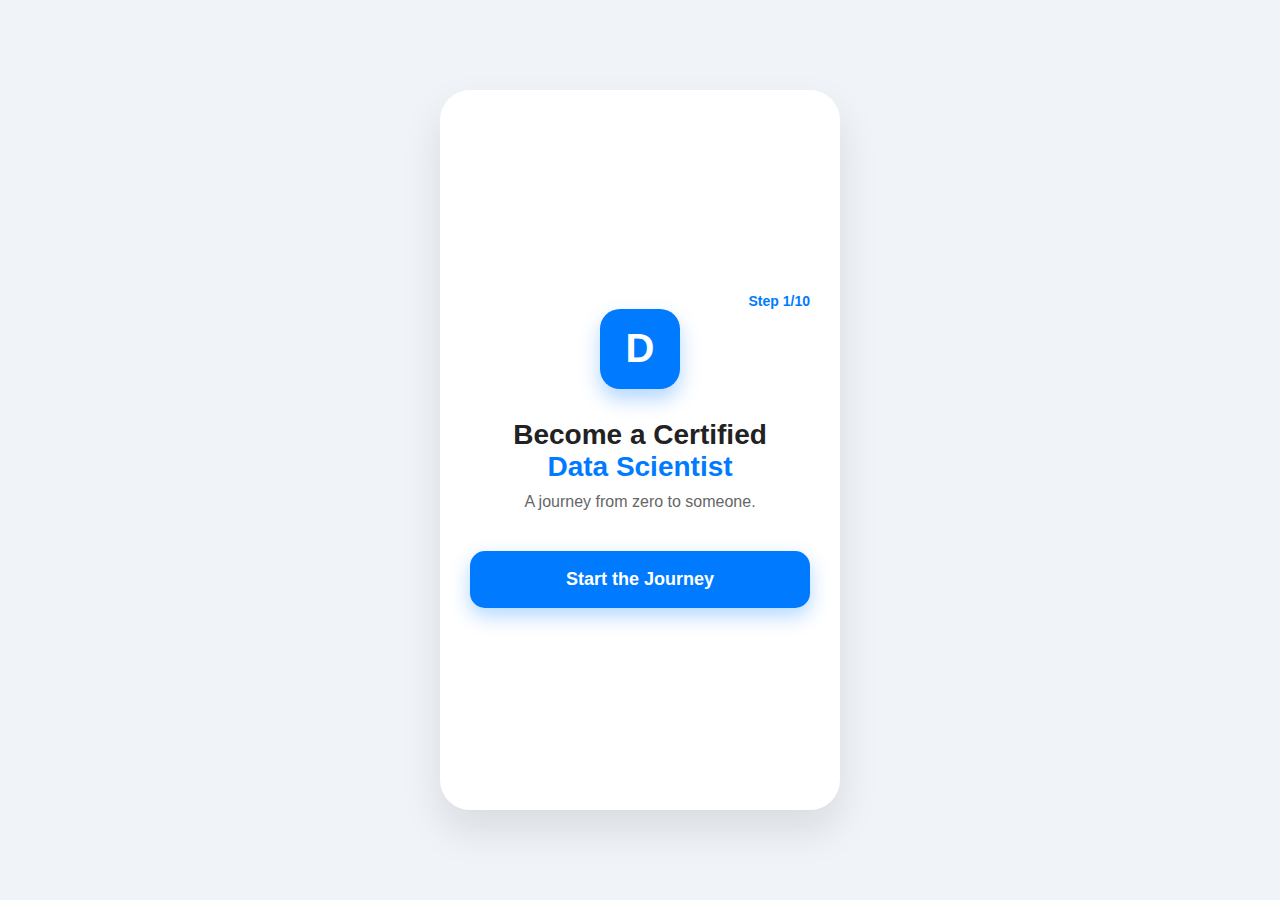
<file: index.html>
<!DOCTYPE html>
<html lang="en">
<head>
    <meta charset="UTF-8">
    <meta name="viewport" content="width=device-width, initial-scale=1.0">
    <title>Datamites Journey</title>
    <link rel="stylesheet" href="style.css">
    <style>
        /* Modern Data Icon Design */
        .data-icon {
            width: 80px;
            height: 80px;
            background: #007bff;
            border-radius: 20px;
            margin: 0 auto 30px;
            display: flex;
            align-items: center;
            justify-content: center;
            color: white;
            font-size: 40px;
            font-weight: bold;
            box-shadow: 0 10px 20px rgba(0,123,255,0.3);
            animation: bounce 2s infinite;
        }
        @keyframes bounce {
            0%, 100% { transform: translateY(0); }
            50% { transform: translateY(-10px); }
        }
        .container {
            justify-content: center; /* Center alignment for middle area */
        }
    </style>
</head>
<body>
    <div class="container">
        <div class="header-nav" style="text-align: right; color: #007bff; font-weight: bold; font-size: 14px;">
            Step 1/10
        </div>

        <div class="main-content">
            <div class="data-icon">D</div>
            
            <h1 style="font-size: 28px; color: #222; margin-bottom: 10px;">Become a Certified <br><span style="color: #007bff;">Data Scientist</span></h1>
            <p style="color: #666; font-size: 16px;">A journey from zero to someone.</p>
        </div>

        <div class="footer-action" style="margin-top: 40px;">
            <a href="name.html" class="btn" style="display: block; width: 100%; text-decoration: none; text-align: center;">Start the Journey</a>
        </div>
    </div>
</body>
</html>
</file>
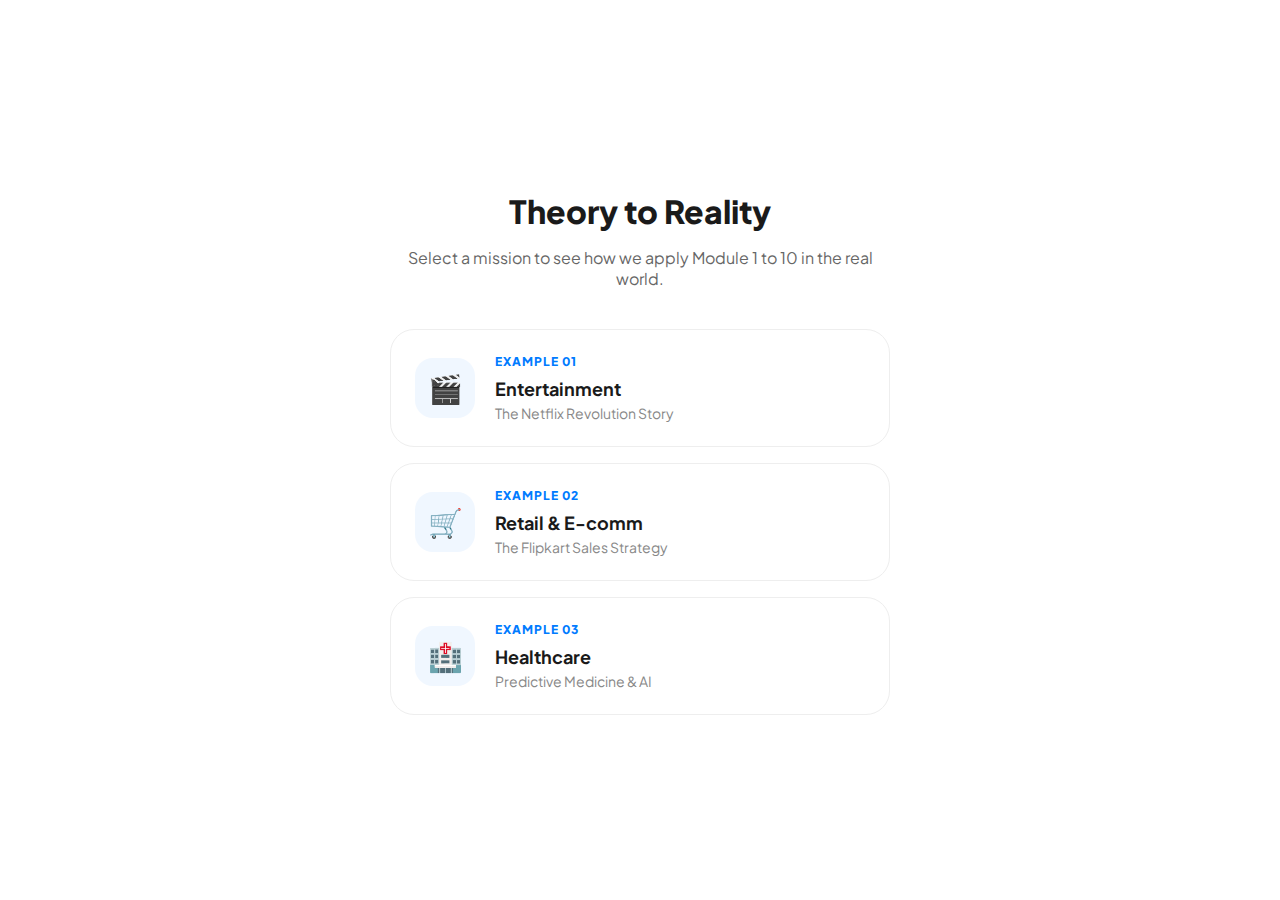
<file: example-selection.html>
<!DOCTYPE html>
<html lang="en">
<head>
    <meta charset="UTF-8">
    <meta name="viewport" content="width=device-width, initial-scale=1.0">
    <title>Select Your Mission | DataMites</title>
    <link href="https://fonts.googleapis.com/css2?family=Plus+Jakarta+Sans:wght@400;600;700;800&display=swap" rel="stylesheet">
    <style>
        :root { --blue: #007bff; --dark: #1a1a1a; --border: #eeeeee; }
        body { font-family: 'Plus Jakarta Sans', sans-serif; background: #fff; margin: 0; display: flex; align-items: center; justify-content: center; min-height: 100vh; }
        
        .container { width: 100%; max-width: 500px; padding: 20px; text-align: center; }
        h1 { font-size: 32px; font-weight: 800; margin-bottom: 10px; color: var(--dark); }
        .subtitle { color: #666; margin-bottom: 40px; font-size: 16px; }
        
        /* Mission Cards */
        .card {
            border: 1px solid var(--border);
            border-radius: 24px;
            padding: 24px;
            margin-bottom: 16px;
            display: flex;
            align-items: center;
            gap: 20px;
            cursor: pointer;
            transition: all 0.3s cubic-bezier(0.4, 0, 0.2, 1);
            text-align: left;
            background: #ffffff;
        }

        .card:hover { 
            border-color: var(--blue); 
            box-shadow: 0 20px 40px rgba(0,123,255,0.08); 
            transform: translateY(-5px); 
        }

        .icon-box { 
            font-size: 28px; 
            background: #f0f7ff; 
            min-width: 60px; 
            height: 60px; 
            display: flex; 
            align-items: center; 
            justify-content: center; 
            border-radius: 18px; 
        }

        .info h3 { margin: 0; font-size: 18px; font-weight: 700; color: var(--dark); }
        .info p { margin: 4px 0 0; font-size: 14px; color: #888; }

        /* Label for Examples */
        .ex-label {
            font-size: 12px;
            font-weight: 800;
            color: var(--blue);
            text-transform: uppercase;
            letter-spacing: 1px;
            margin-bottom: 8px;
            display: block;
        }
    </style>
</head>
<body>

<div class="container">
    <h1>Theory to Reality</h1>
    <p class="subtitle">Select a mission to see how we apply Module 1 to 10 in the real world.</p>

    <div class="card" onclick="goTo('netflix')">
        <div class="icon-box">🎬</div>
        <div class="info">
            <span class="ex-label">Example 01</span>
            <h3>Entertainment</h3>
            <p>The Netflix Revolution Story</p>
        </div>
    </div>

    <div class="card" onclick="goTo('ecommerce')">
        <div class="icon-box">🛒</div>
        <div class="info">
            <span class="ex-label">Example 02</span>
            <h3>Retail & E-comm</h3>
            <p>The Flipkart Sales Strategy</p>
        </div>
    </div>

    <div class="card" onclick="goTo('healthcare')">
        <div class="icon-box">🏥</div>
        <div class="info">
            <span class="ex-label">Example 03</span>
            <h3>Healthcare</h3>
            <p>Predictive Medicine & AI</p>
        </div>
    </div>
</div>

<script>
    /**
     * Ee function cards click madidhaga kelsa madutthe.
     * File names correct irali:
     * 1. Netflix -> examples.html
     * 2. Ecommerce -> example2.html
     * 3. Healthcare -> example3.html
     */
    function goTo(mission) {
        if(mission === 'netflix') {
            window.location.href = 'examples.html';
        } 
        else if(mission === 'ecommerce') {
            window.location.href = 'example2.html';
        } 
        else if(mission === 'healthcare') {
            window.location.href = 'example3.html';
        }
    }
</script>

</body>
</html>
</file>
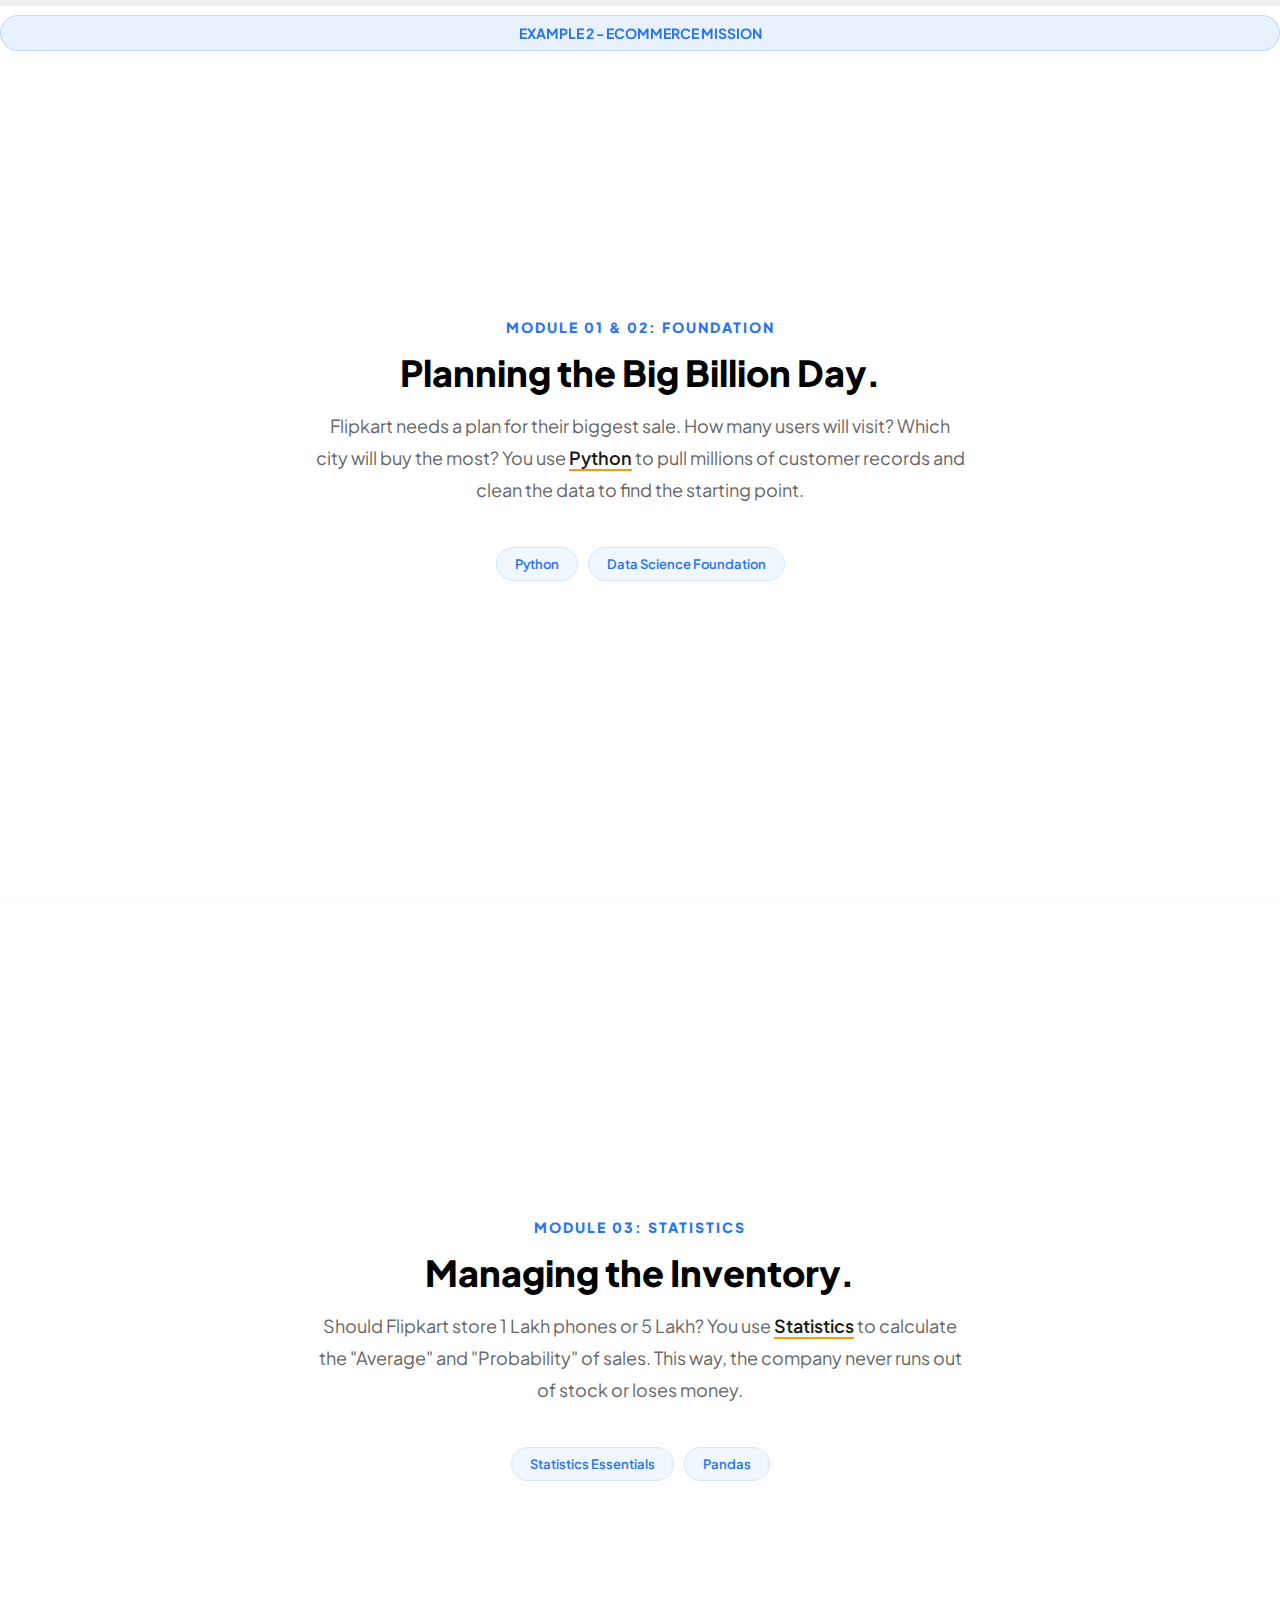
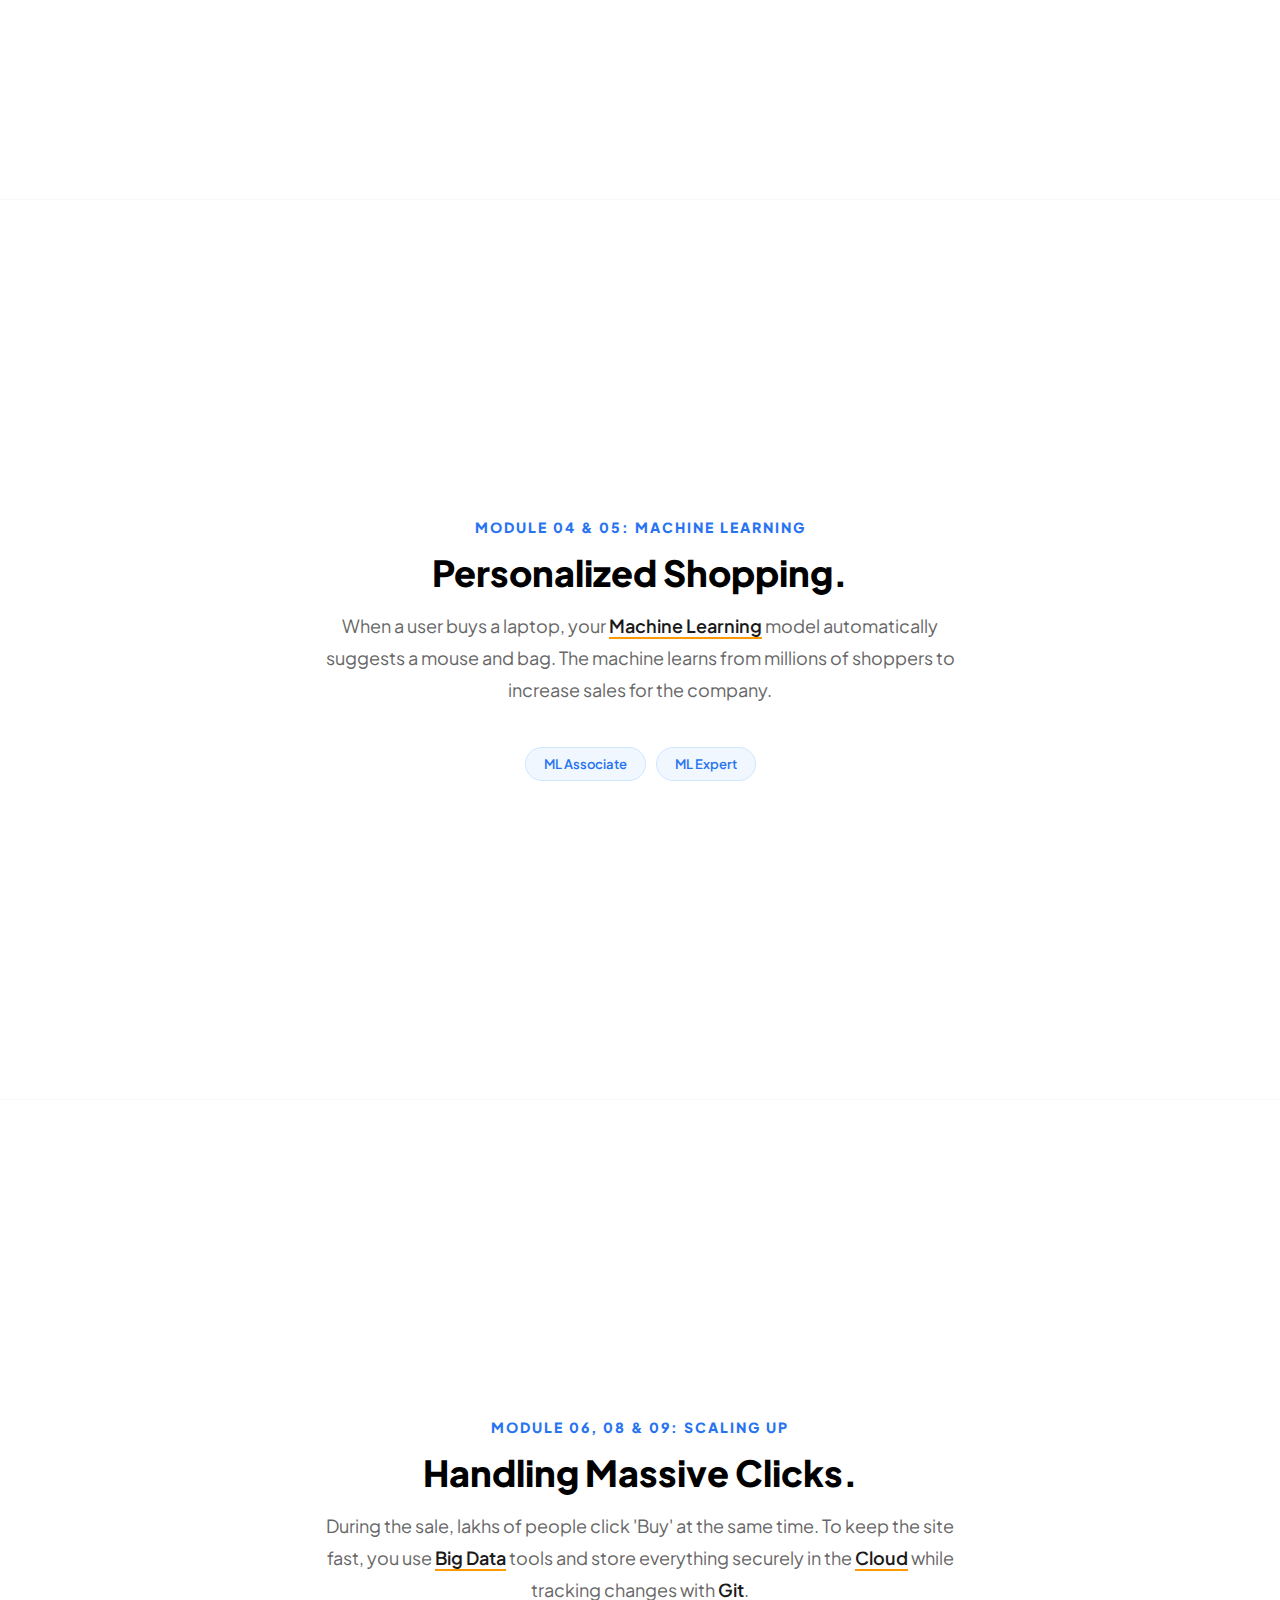
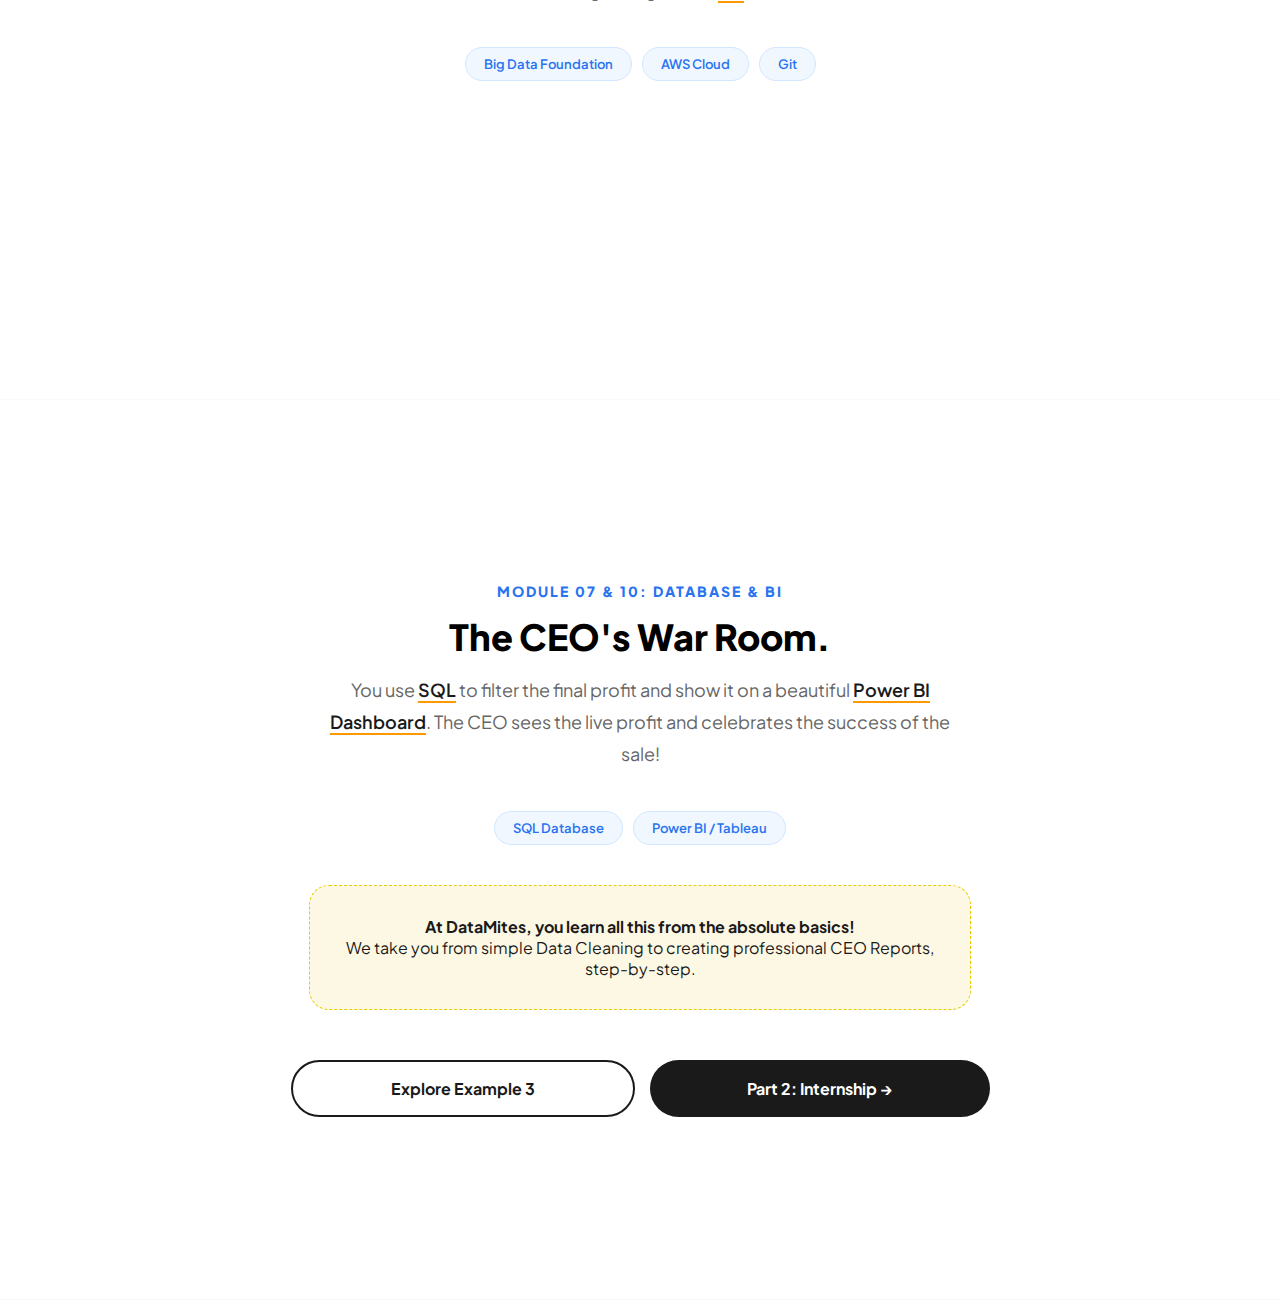
<file: example2.html>
<!DOCTYPE html>
<html lang="en">
<head>
    <meta charset="UTF-8">
    <meta name="viewport" content="width=device-width, initial-scale=1.0">
    <title>Ecommerce Mission | DataMites</title>
    <link href="https://fonts.googleapis.com/css2?family=Plus+Jakarta+Sans:wght@300;400;600;800&display=swap" rel="stylesheet">
    <style>
        :root { --blue: #2874f0; --orange: #ff9900; --dark: #1a1a1a; --gray: #666; }
        body { background: #fff; color: var(--dark); font-family: 'Plus Jakarta Sans', sans-serif; margin: 0; overflow-x: hidden; scroll-behavior: smooth; }

        .top-header { position: fixed; top: 15px; left: 0; width: 100%; text-align: center; z-index: 999; }
        .header-tag { background: rgba(40, 116, 240, 0.1); color: var(--blue); padding: 8px 20px; border-radius: 30px; font-size: 14px; font-weight: 700; text-transform: uppercase; border: 1px solid rgba(40, 116, 240, 0.2); backdrop-filter: blur(5px); }

        .progress-nav { position: fixed; top: 0; width: 100%; height: 6px; background: #eee; z-index: 1000; }
        .progress-fill { height: 100%; background: var(--blue); width: 0%; transition: 0.3s; }

        .slide { min-height: 100vh; display: flex; flex-direction: column; align-items: center; justify-content: center; padding: 80px 20px; box-sizing: border-box; text-align: center; border-bottom: 1px solid #f9f9f9; }
        .module-label { font-weight: 800; color: var(--blue); font-size: 14px; text-transform: uppercase; letter-spacing: 2px; }
        .hero-title { font-size: 36px; font-weight: 800; margin: 15px 0; line-height: 1.2; color: #000; }
        .story-box { max-width: 650px; font-size: 18px; color: var(--gray); line-height: 1.8; margin-bottom: 30px; }
        .highlight { color: var(--dark); font-weight: 600; border-bottom: 2px solid var(--orange); }

        .tools-container { display: flex; flex-wrap: wrap; justify-content: center; gap: 10px; margin-top: 10px; }
        .tool-card { background: #f0f7ff; border: 1px solid #d0e7ff; padding: 8px 18px; border-radius: 50px; font-size: 13px; font-weight: 600; color: var(--blue); }

        .action-group { display: flex; gap: 15px; margin-top: 50px; flex-direction: column; align-items: center; }
        .primary-btn { background: var(--dark); color: #fff; padding: 18px 45px; border-radius: 50px; text-decoration: none; font-weight: 700; font-size: 16px; width: 250px; text-align: center; transition: 0.3s; }
        .secondary-btn { background: transparent; color: var(--dark); border: 2px solid var(--dark); padding: 16px 45px; border-radius: 50px; text-decoration: none; font-weight: 700; font-size: 16px; width: 250px; text-align: center; transition: 0.3s; }
        
        .motivation-box { background: #fdf8e4; padding: 30px; border-radius: 20px; margin-top: 40px; max-width: 600px; border: 1px dashed #e6cc00; text-align: center; }

        @media (min-width: 600px) { .action-group { flex-direction: row; } }
    </style>
</head>
<body>

<div class="progress-nav"><div class="progress-fill" id="pBar"></div></div>
<div class="top-header"><div class="header-tag">Example 2 - Ecommerce Mission</div></div>

<section class="slide">
    <span class="module-label">Module 01 & 02: Foundation</span>
    <h1 class="hero-title">Planning the Big Billion Day.</h1>
    <div class="story-box">
        Flipkart needs a plan for their biggest sale. How many users will visit? Which city will buy the most? You use <span class="highlight">Python</span> to pull millions of customer records and clean the data to find the starting point.
    </div>
    <div class="tools-container">
        <span class="tool-card">Python</span> <span class="tool-card">Data Science Foundation</span>
    </div>
</section>

<section class="slide">
    <span class="module-label">Module 03: Statistics</span>
    <h1 class="hero-title">Managing the Inventory.</h1>
    <div class="story-box">
        Should Flipkart store 1 Lakh phones or 5 Lakh? You use <span class="highlight">Statistics</span> to calculate the "Average" and "Probability" of sales. This way, the company never runs out of stock or loses money.
    </div>
    <div class="tools-container">
        <span class="tool-card">Statistics Essentials</span> <span class="tool-card">Pandas</span>
    </div>
</section>



<section class="slide">
    <span class="module-label">Module 04 & 05: Machine Learning</span>
    <h1 class="hero-title">Personalized Shopping.</h1>
    <div class="story-box">
        When a user buys a laptop, your <span class="highlight">Machine Learning</span> model automatically suggests a mouse and bag. The machine learns from millions of shoppers to increase sales for the company.
    </div>
    <div class="tools-container">
        <span class="tool-card">ML Associate</span> <span class="tool-card">ML Expert</span>
    </div>
</section>

<section class="slide">
    <span class="module-label">Module 06, 08 & 09: Scaling Up</span>
    <h1 class="hero-title">Handling Massive Clicks.</h1>
    <div class="story-box">
        During the sale, lakhs of people click 'Buy' at the same time. To keep the site fast, you use <span class="highlight">Big Data</span> tools and store everything securely in the <span class="highlight">Cloud</span> while tracking changes with <span class="highlight">Git</span>.
    </div>
    <div class="tools-container">
        <span class="tool-card">Big Data Foundation</span> <span class="tool-card">AWS Cloud</span> <span class="tool-card">Git</span>
    </div>
</section>

<section class="slide">
    <span class="module-label">Module 07 & 10: Database & BI</span>
    <h1 class="hero-title">The CEO's War Room.</h1>
    <div class="story-box">
        You use <span class="highlight">SQL</span> to filter the final profit and show it on a beautiful <span class="highlight">Power BI Dashboard</span>. The CEO sees the live profit and celebrates the success of the sale!
    </div>
    <div class="tools-container">
        <span class="tool-card">SQL Database</span> <span class="tool-card">Power BI / Tableau</span>
    </div>

    <div class="motivation-box">
        <b>At DataMites, you learn all this from the absolute basics!</b> <br> 
        We take you from simple Data Cleaning to creating professional CEO Reports, step-by-step.
    </div>

    <div class="action-group">
        <a href="example3.html" class="secondary-btn">Explore Example 3</a>
        <a href="internship.html" class="primary-btn">Part 2: Internship →</a>
    </div>
</section>

<script>
    window.onscroll = function() {
        var winScroll = document.body.scrollTop || document.documentElement.scrollTop;
        var height = document.documentElement.scrollHeight - document.documentElement.clientHeight;
        var scrolled = (winScroll / height) * 100;
        document.getElementById("pBar").style.width = scrolled + "%";
    };
</script>

</body>
</html>
</file>
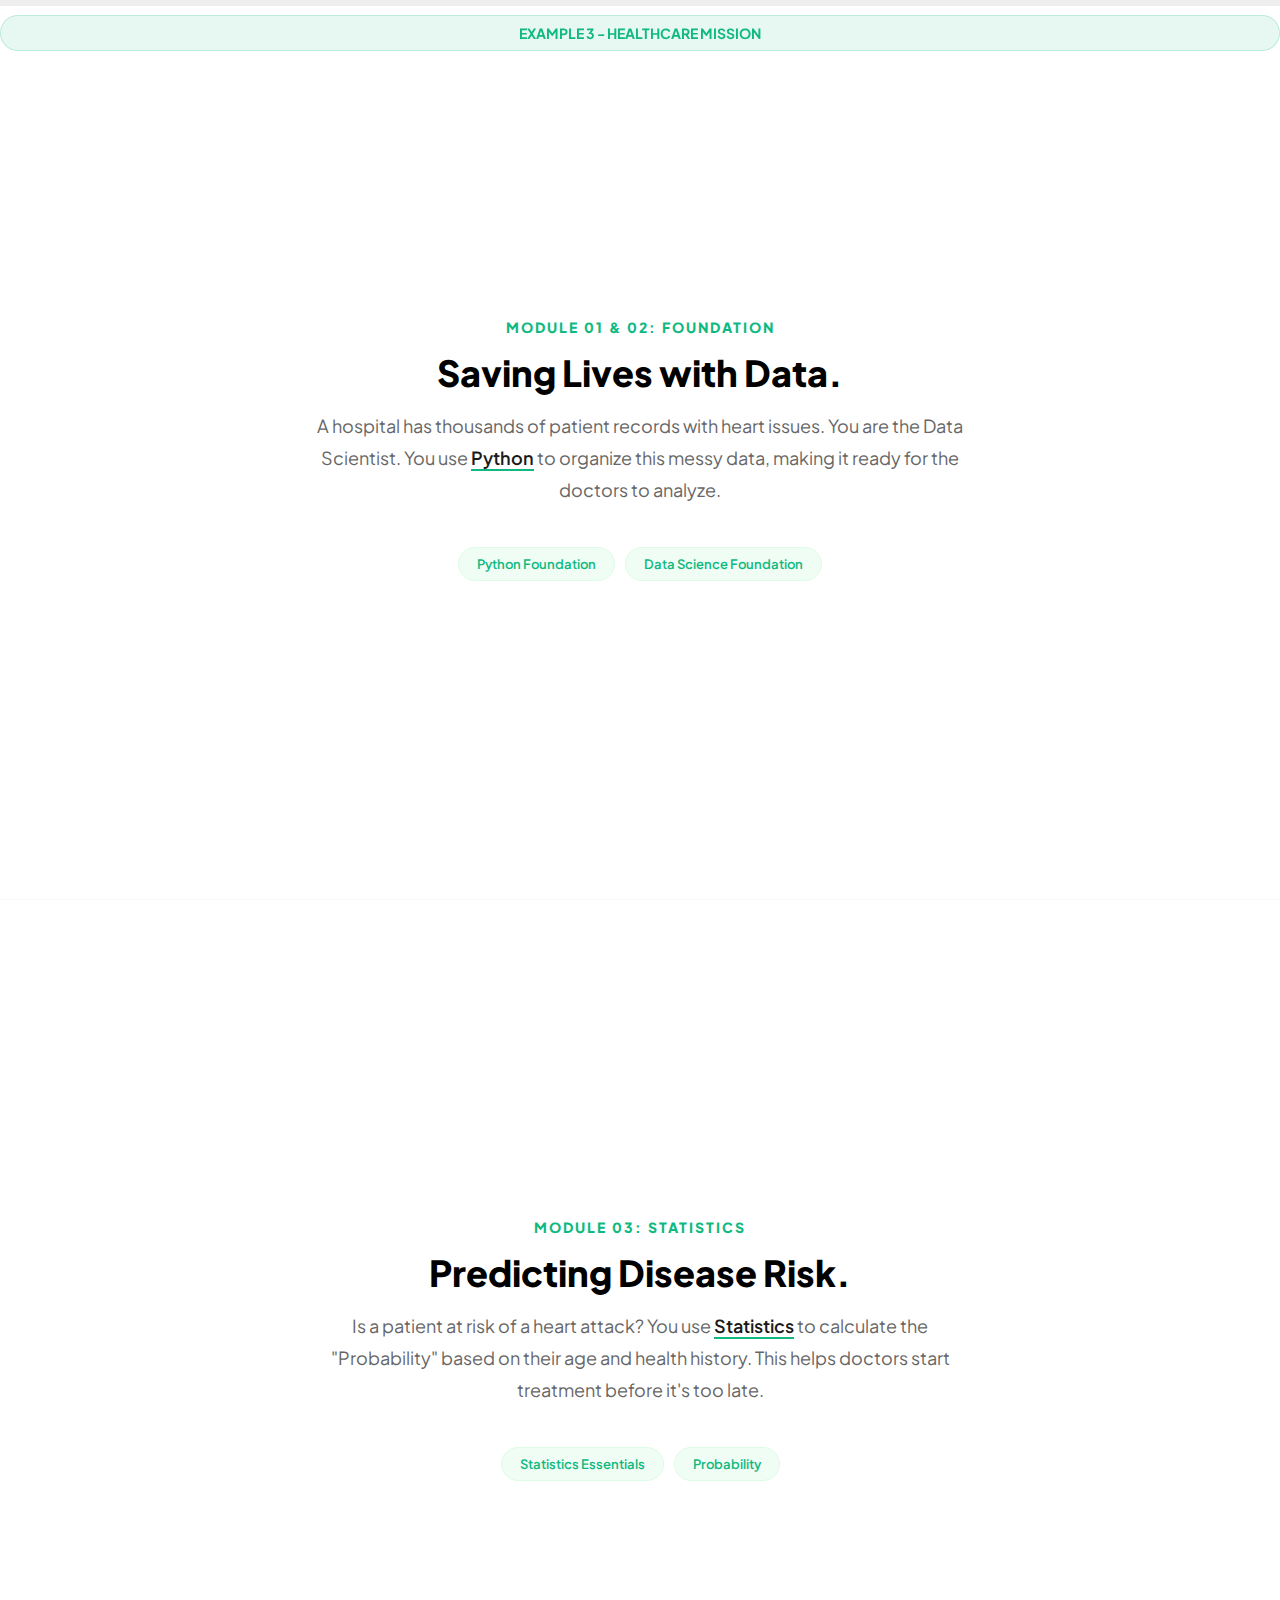
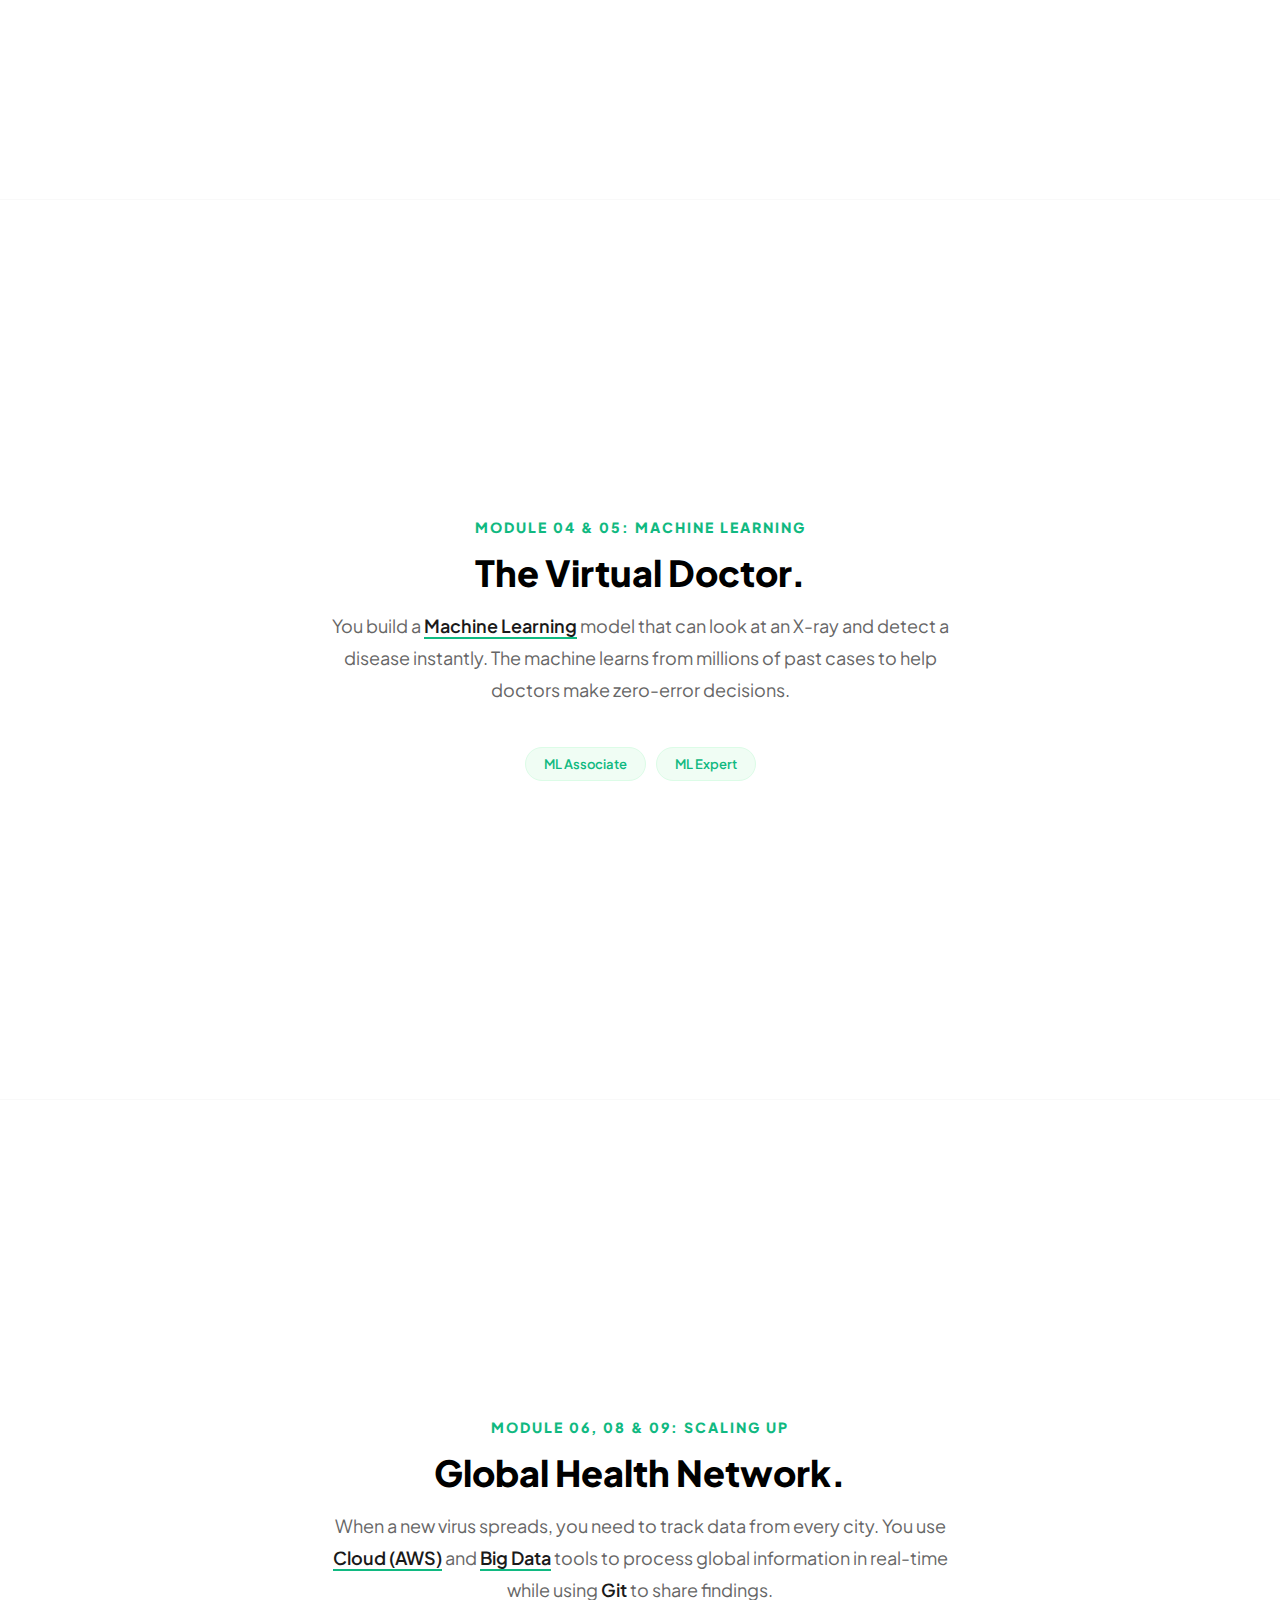
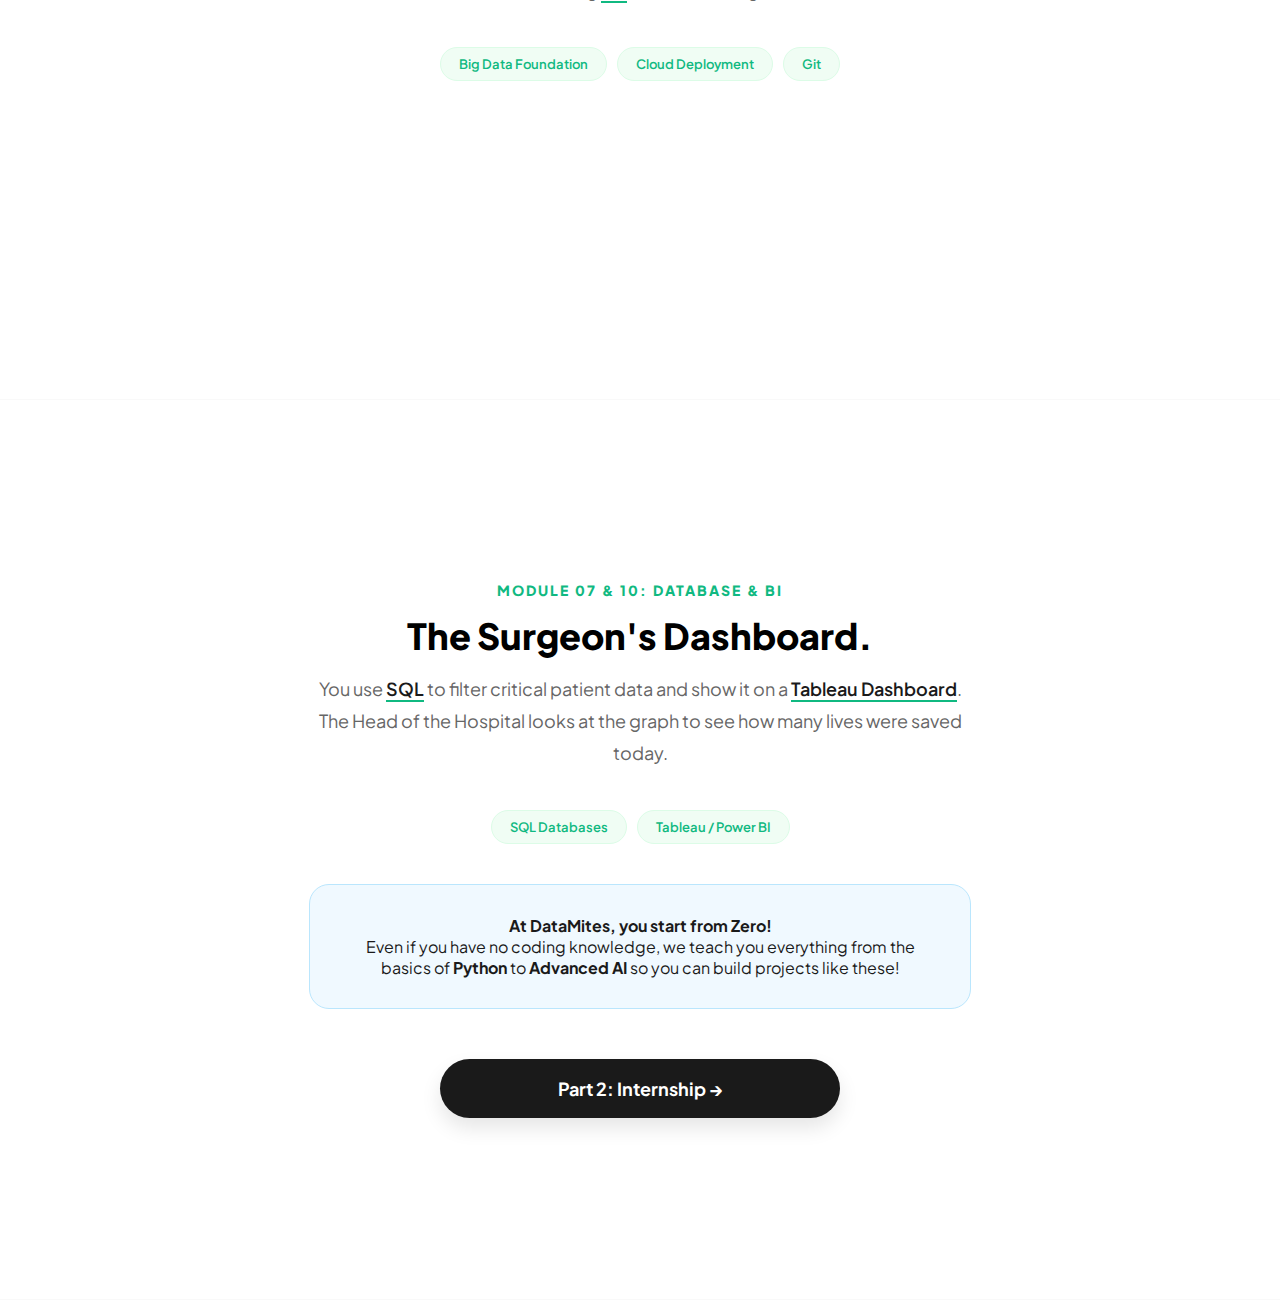
<file: example3.html>
<!DOCTYPE html>
<html lang="en">
<head>
    <meta charset="UTF-8">
    <meta name="viewport" content="width=device-width, initial-scale=1.0">
    <title>Healthcare Mission | DataMites</title>
    <link href="https://fonts.googleapis.com/css2?family=Plus+Jakarta+Sans:wght@300;400;600;800&display=swap" rel="stylesheet">
    <style>
        :root { --green: #10b981; --red: #ef4444; --dark: #1a1a1a; --gray: #666; --blue: #3b82f6; }
        body { background: #fff; color: var(--dark); font-family: 'Plus Jakarta Sans', sans-serif; margin: 0; overflow-x: hidden; scroll-behavior: smooth; }

        .top-header { position: fixed; top: 15px; left: 0; width: 100%; text-align: center; z-index: 999; }
        .header-tag { background: rgba(16, 185, 129, 0.1); color: var(--green); padding: 8px 20px; border-radius: 30px; font-size: 14px; font-weight: 700; text-transform: uppercase; border: 1px solid rgba(16, 185, 129, 0.2); backdrop-filter: blur(5px); }

        .progress-nav { position: fixed; top: 0; width: 100%; height: 6px; background: #eee; z-index: 1000; }
        .progress-fill { height: 100%; background: var(--green); width: 0%; transition: 0.3s; }

        .slide { min-height: 100vh; display: flex; flex-direction: column; align-items: center; justify-content: center; padding: 80px 20px; box-sizing: border-box; text-align: center; border-bottom: 1px solid #f9f9f9; }
        .module-label { font-weight: 800; color: var(--green); font-size: 14px; text-transform: uppercase; letter-spacing: 2px; }
        .hero-title { font-size: 36px; font-weight: 800; margin: 15px 0; line-height: 1.2; color: #000; }
        .story-box { max-width: 650px; font-size: 18px; color: var(--gray); line-height: 1.8; margin-bottom: 30px; }
        .highlight { color: var(--dark); font-weight: 600; border-bottom: 2px solid var(--green); }

        .tools-container { display: flex; flex-wrap: wrap; justify-content: center; gap: 10px; margin-top: 10px; }
        .tool-card { background: #f0fdf4; border: 1px solid #dcfce7; padding: 8px 18px; border-radius: 50px; font-size: 13px; font-weight: 600; color: var(--green); }

        .action-group { display: flex; gap: 15px; margin-top: 50px; flex-direction: column; align-items: center; }
        .primary-btn { background: var(--dark); color: #fff; padding: 18px 60px; border-radius: 50px; text-decoration: none; font-weight: 700; font-size: 18px; width: 280px; text-align: center; transition: 0.3s; box-shadow: 0 10px 20px rgba(0,0,0,0.1); }
        .primary-btn:hover { transform: translateY(-3px); background: #000; }
        
        .motivation-box { background: #f0f9ff; padding: 30px; border-radius: 20px; margin-top: 40px; max-width: 600px; border: 1px solid #bae6fd; text-align: center; }

        @media (min-width: 600px) { .action-group { flex-direction: row; } }
    </style>
</head>
<body>

<div class="progress-nav"><div class="progress-fill" id="pBar"></div></div>
<div class="top-header"><div class="header-tag">Example 3 - Healthcare Mission</div></div>

<section class="slide">
    <span class="module-label">Module 01 & 02: Foundation</span>
    <h1 class="hero-title">Saving Lives with Data.</h1>
    <div class="story-box">
        A hospital has thousands of patient records with heart issues. You are the Data Scientist. You use <span class="highlight">Python</span> to organize this messy data, making it ready for the doctors to analyze.
    </div>
    <div class="tools-container">
        <span class="tool-card">Python Foundation</span> <span class="tool-card">Data Science Foundation</span>
    </div>
</section>

<section class="slide">
    <span class="module-label">Module 03: Statistics</span>
    <h1 class="hero-title">Predicting Disease Risk.</h1>
    <div class="story-box">
        Is a patient at risk of a heart attack? You use <span class="highlight">Statistics</span> to calculate the "Probability" based on their age and health history. This helps doctors start treatment before it's too late.
    </div>
    <div class="tools-container">
        <span class="tool-card">Statistics Essentials</span> <span class="tool-card">Probability</span>
    </div>
</section>

<section class="slide">
    <span class="module-label">Module 04 & 05: Machine Learning</span>
    <h1 class="hero-title">The Virtual Doctor.</h1>
    <div class="story-box">
        You build a <span class="highlight">Machine Learning</span> model that can look at an X-ray and detect a disease instantly. The machine learns from millions of past cases to help doctors make zero-error decisions.
    </div>
    <div class="tools-container">
        <span class="tool-card">ML Associate</span> <span class="tool-card">ML Expert</span>
    </div>
</section>



<section class="slide">
    <span class="module-label">Module 06, 08 & 09: Scaling Up</span>
    <h1 class="hero-title">Global Health Network.</h1>
    <div class="story-box">
        When a new virus spreads, you need to track data from every city. You use <span class="highlight">Cloud (AWS)</span> and <span class="highlight">Big Data</span> tools to process global information in real-time while using <span class="highlight">Git</span> to share findings.
    </div>
    <div class="tools-container">
        <span class="tool-card">Big Data Foundation</span> <span class="tool-card">Cloud Deployment</span> <span class="tool-card">Git</span>
    </div>
</section>

<section class="slide">
    <span class="module-label">Module 07 & 10: Database & BI</span>
    <h1 class="hero-title">The Surgeon's Dashboard.</h1>
    <div class="story-box">
        You use <span class="highlight">SQL</span> to filter critical patient data and show it on a <span class="highlight">Tableau Dashboard</span>. The Head of the Hospital looks at the graph to see how many lives were saved today.
    </div>
    <div class="tools-container">
        <span class="tool-card">SQL Databases</span> <span class="tool-card">Tableau / Power BI</span>
    </div>

    <div class="motivation-box">
        <b>At DataMites, you start from Zero!</b> <br> 
        Even if you have no coding knowledge, we teach you everything from the basics of <b>Python</b> to <b>Advanced AI</b> so you can build projects like these!
    </div>

    <div class="action-group">
        <a href="internship.html" class="primary-btn">Part 2: Internship →</a>
    </div>
</section>

<script>
    window.onscroll = function() {
        var winScroll = document.body.scrollTop || document.documentElement.scrollTop;
        var height = document.documentElement.scrollHeight - document.documentElement.clientHeight;
        var scrolled = (winScroll / height) * 100;
        document.getElementById("pBar").style.width = scrolled + "%";
    };
</script>

</body>
</html>
</file>
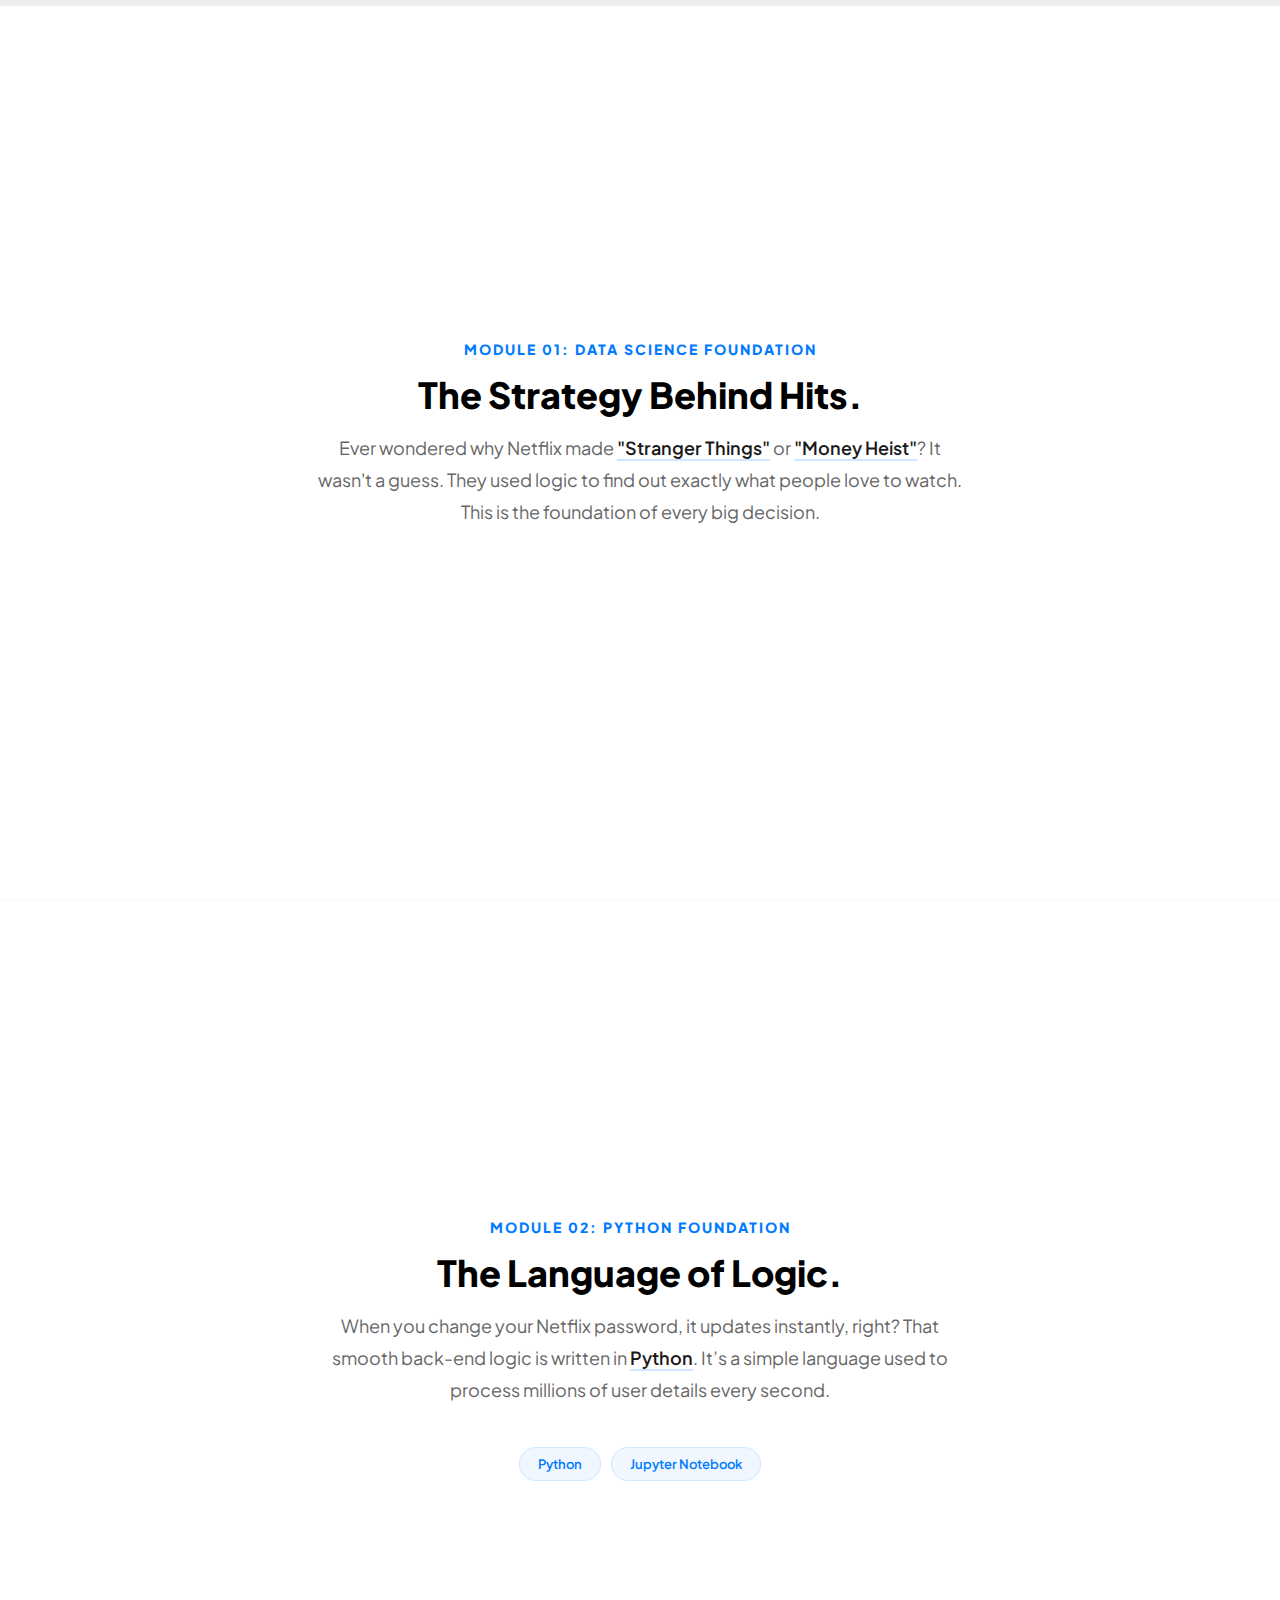
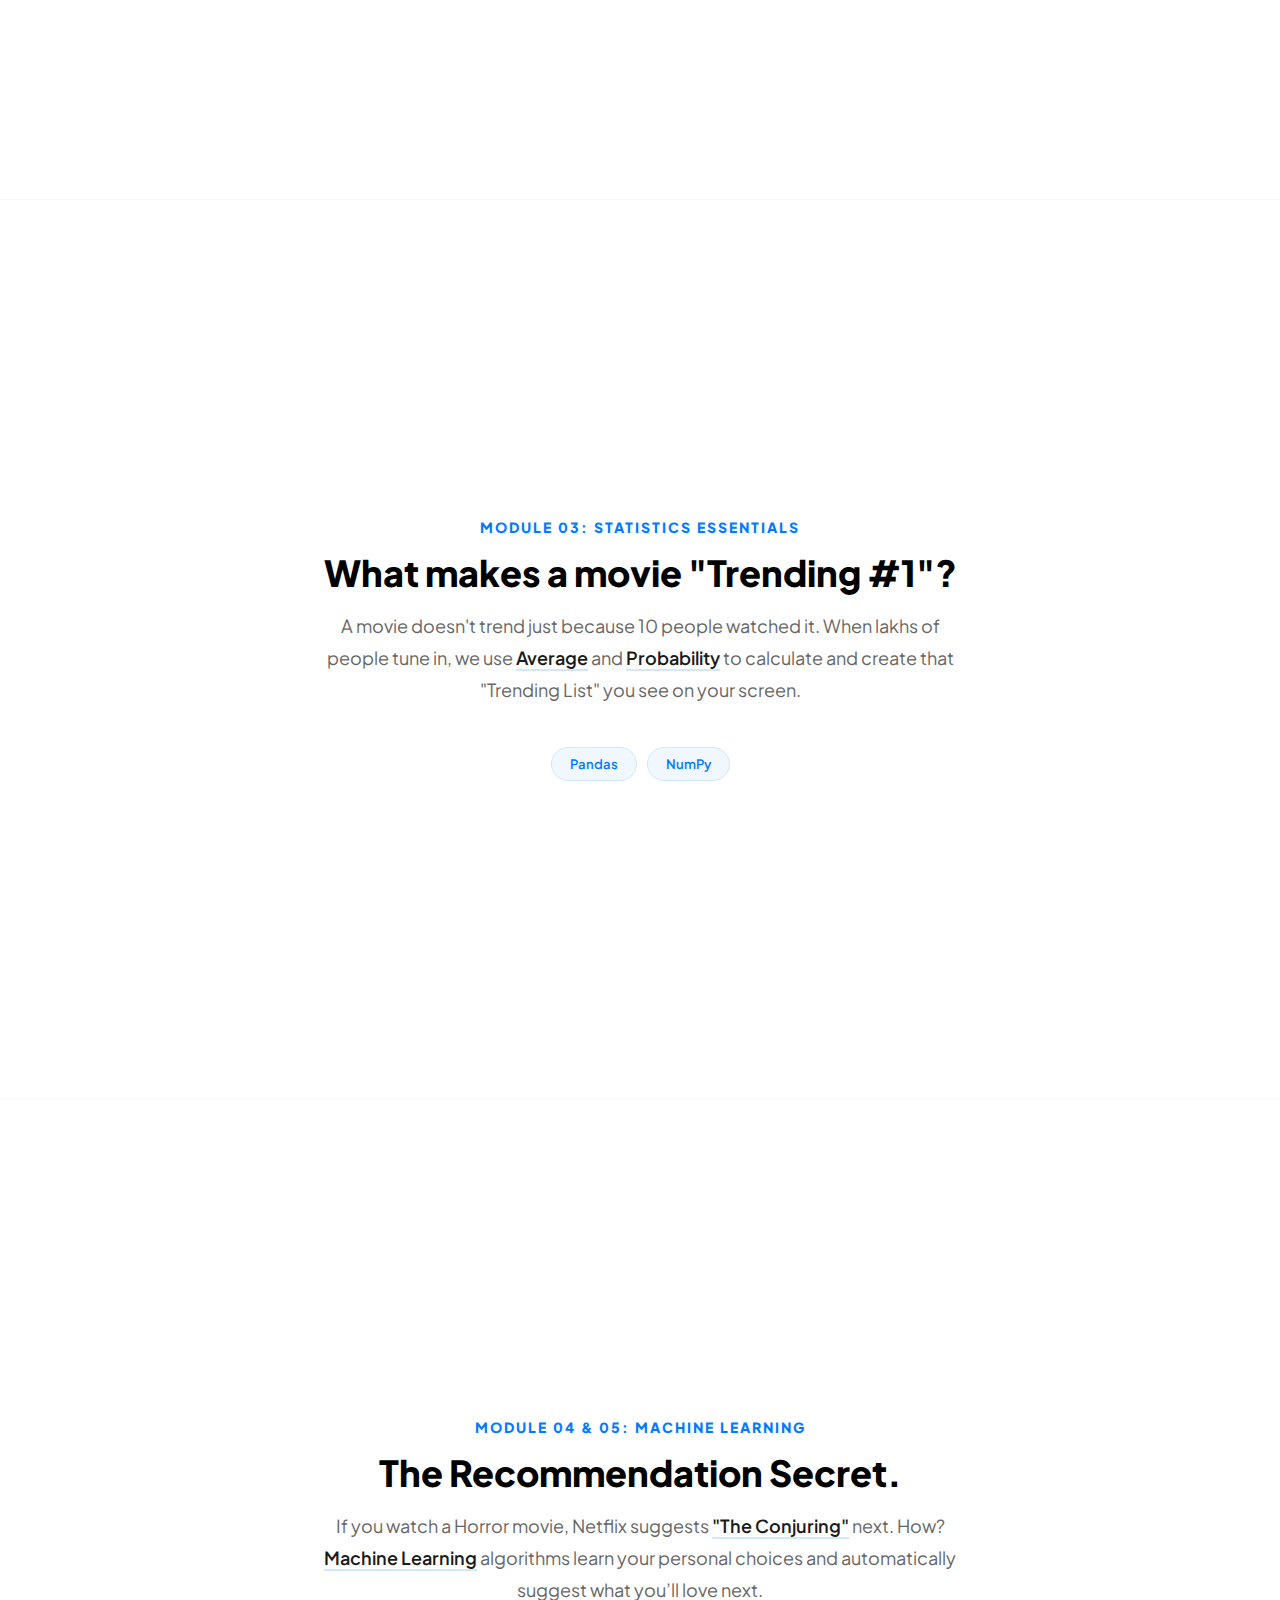
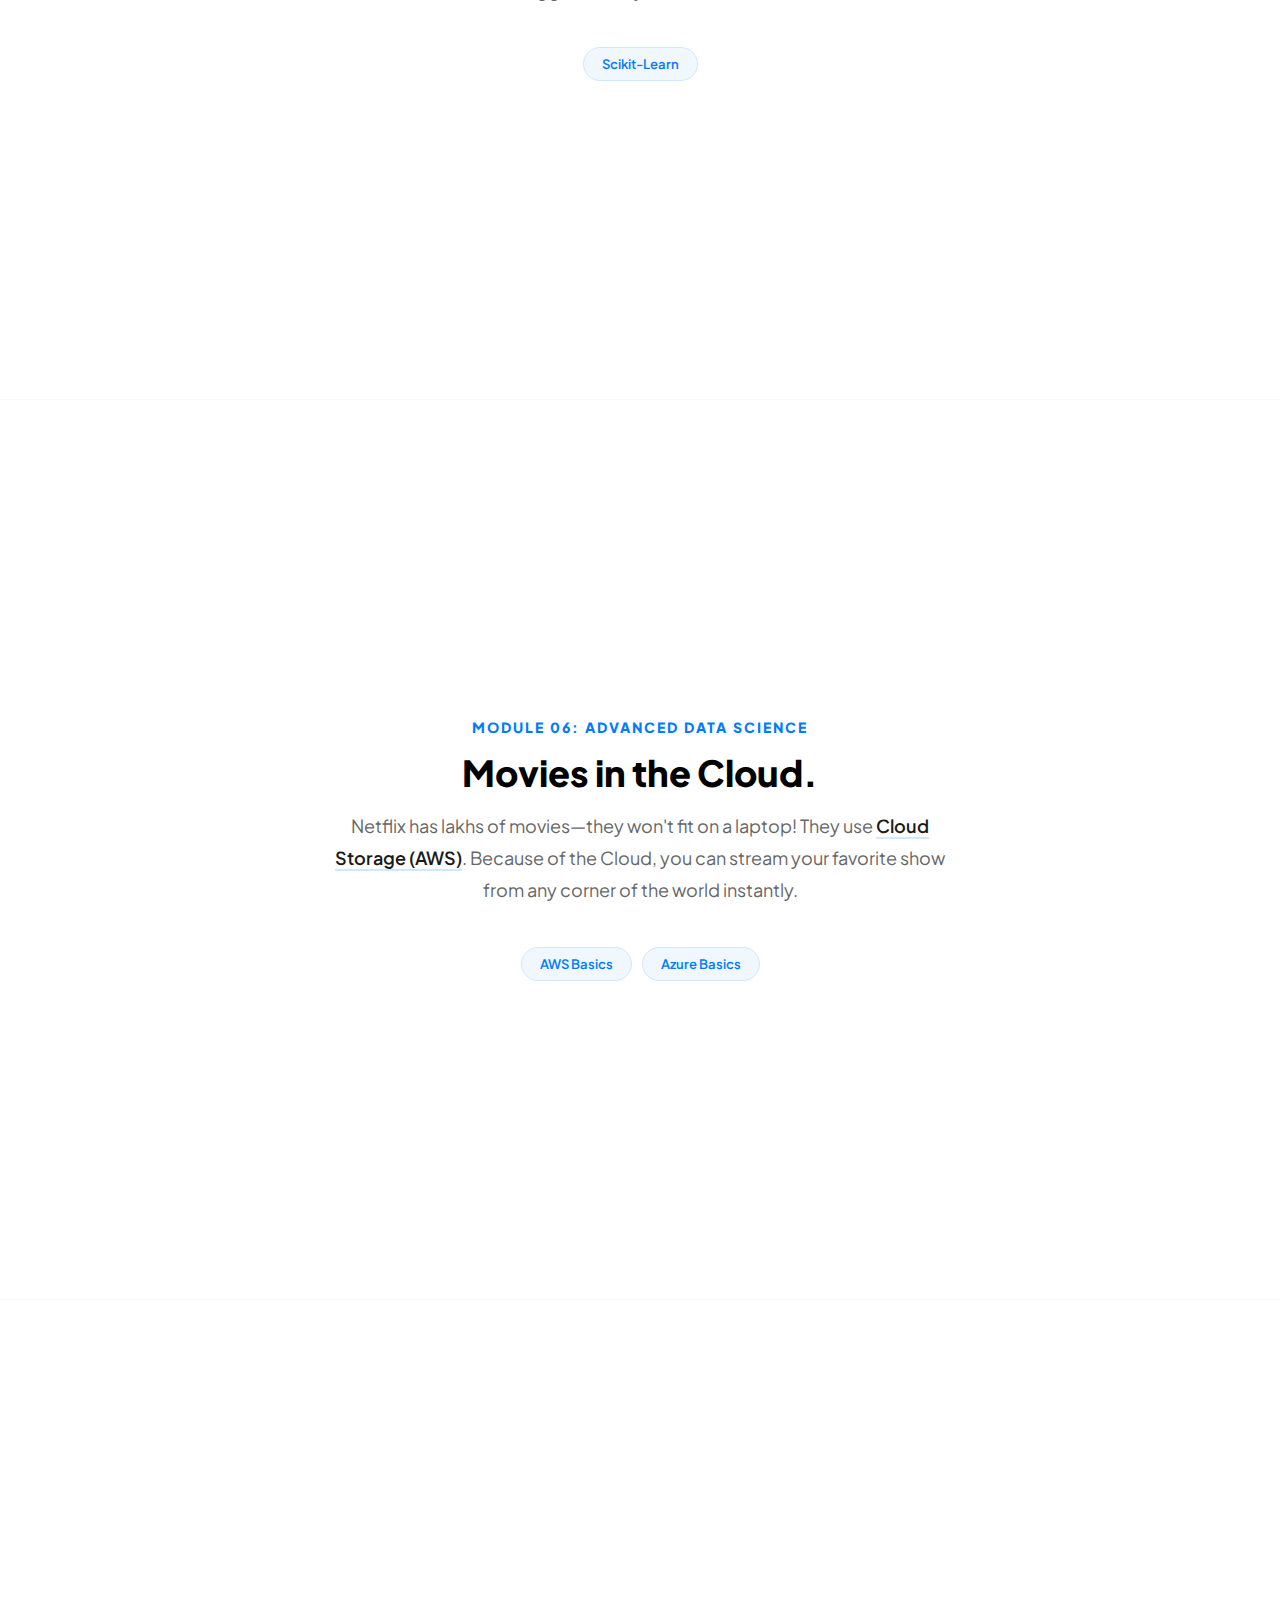
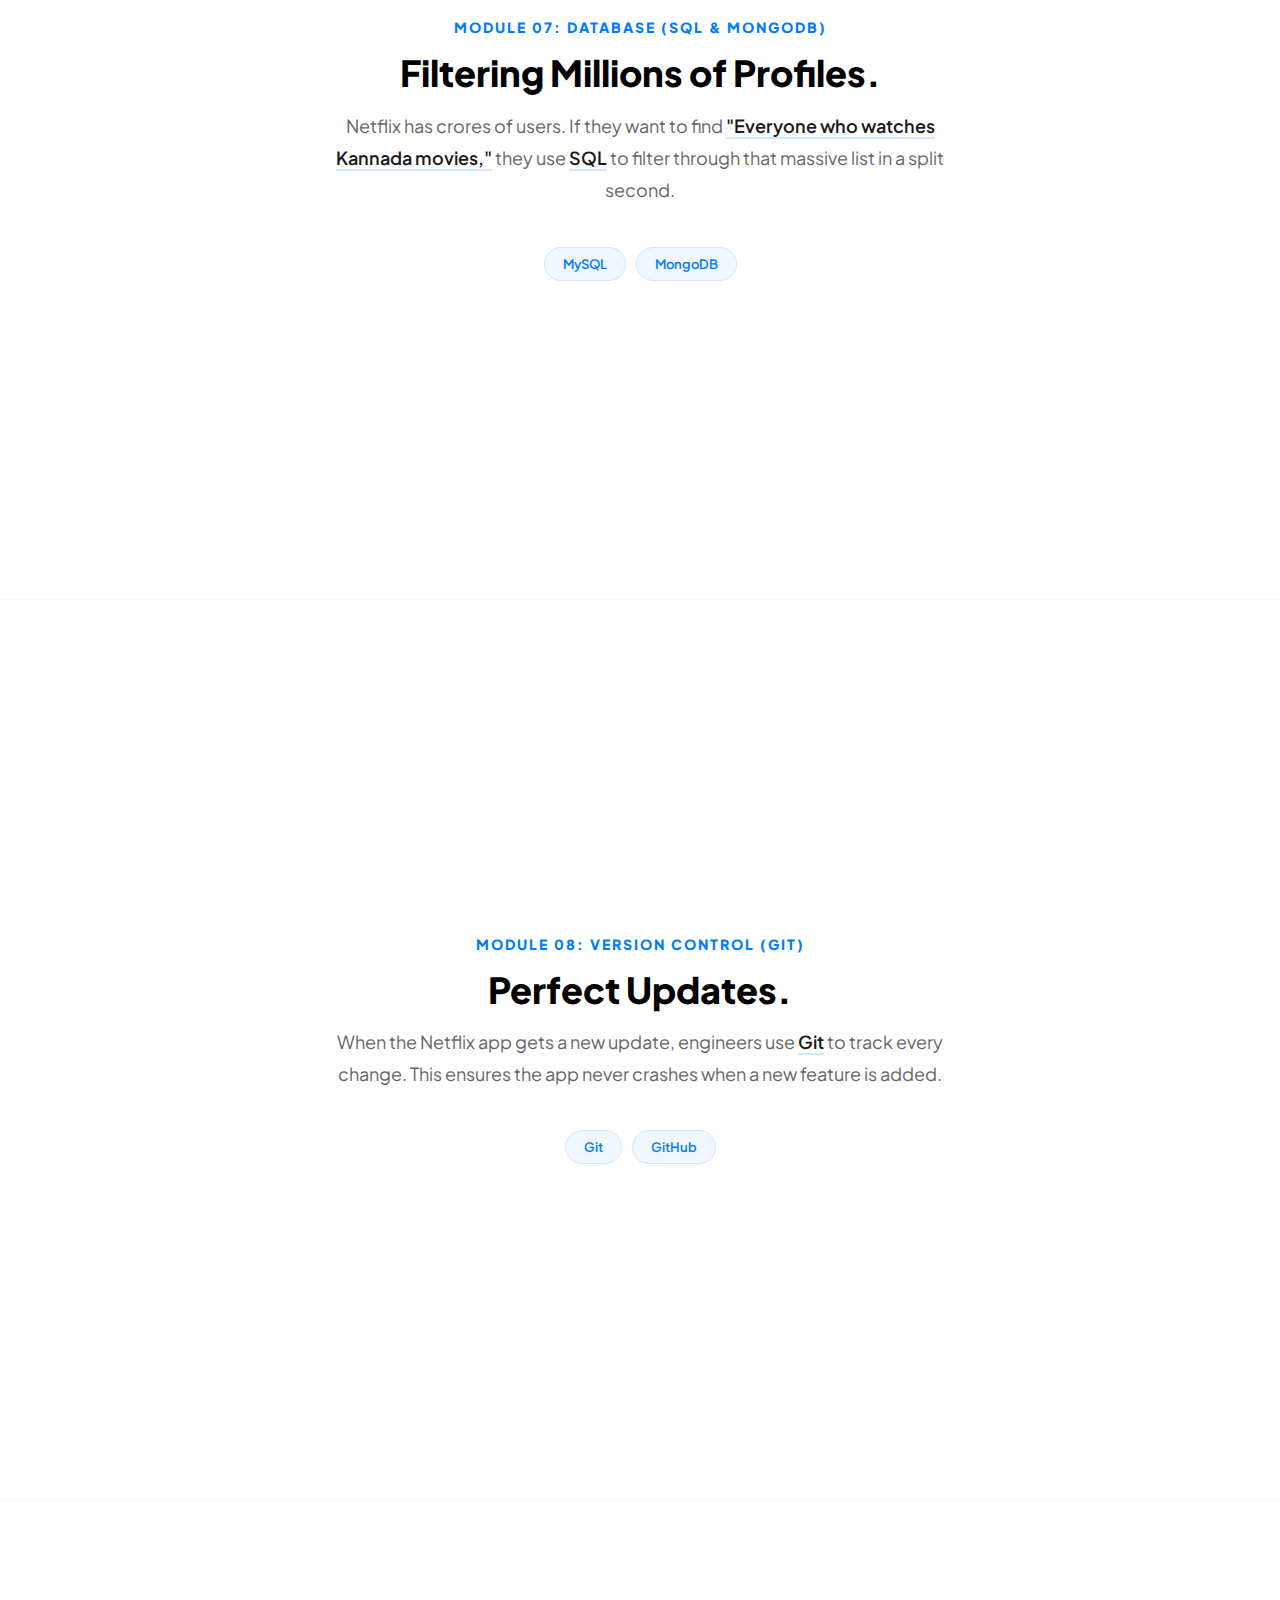
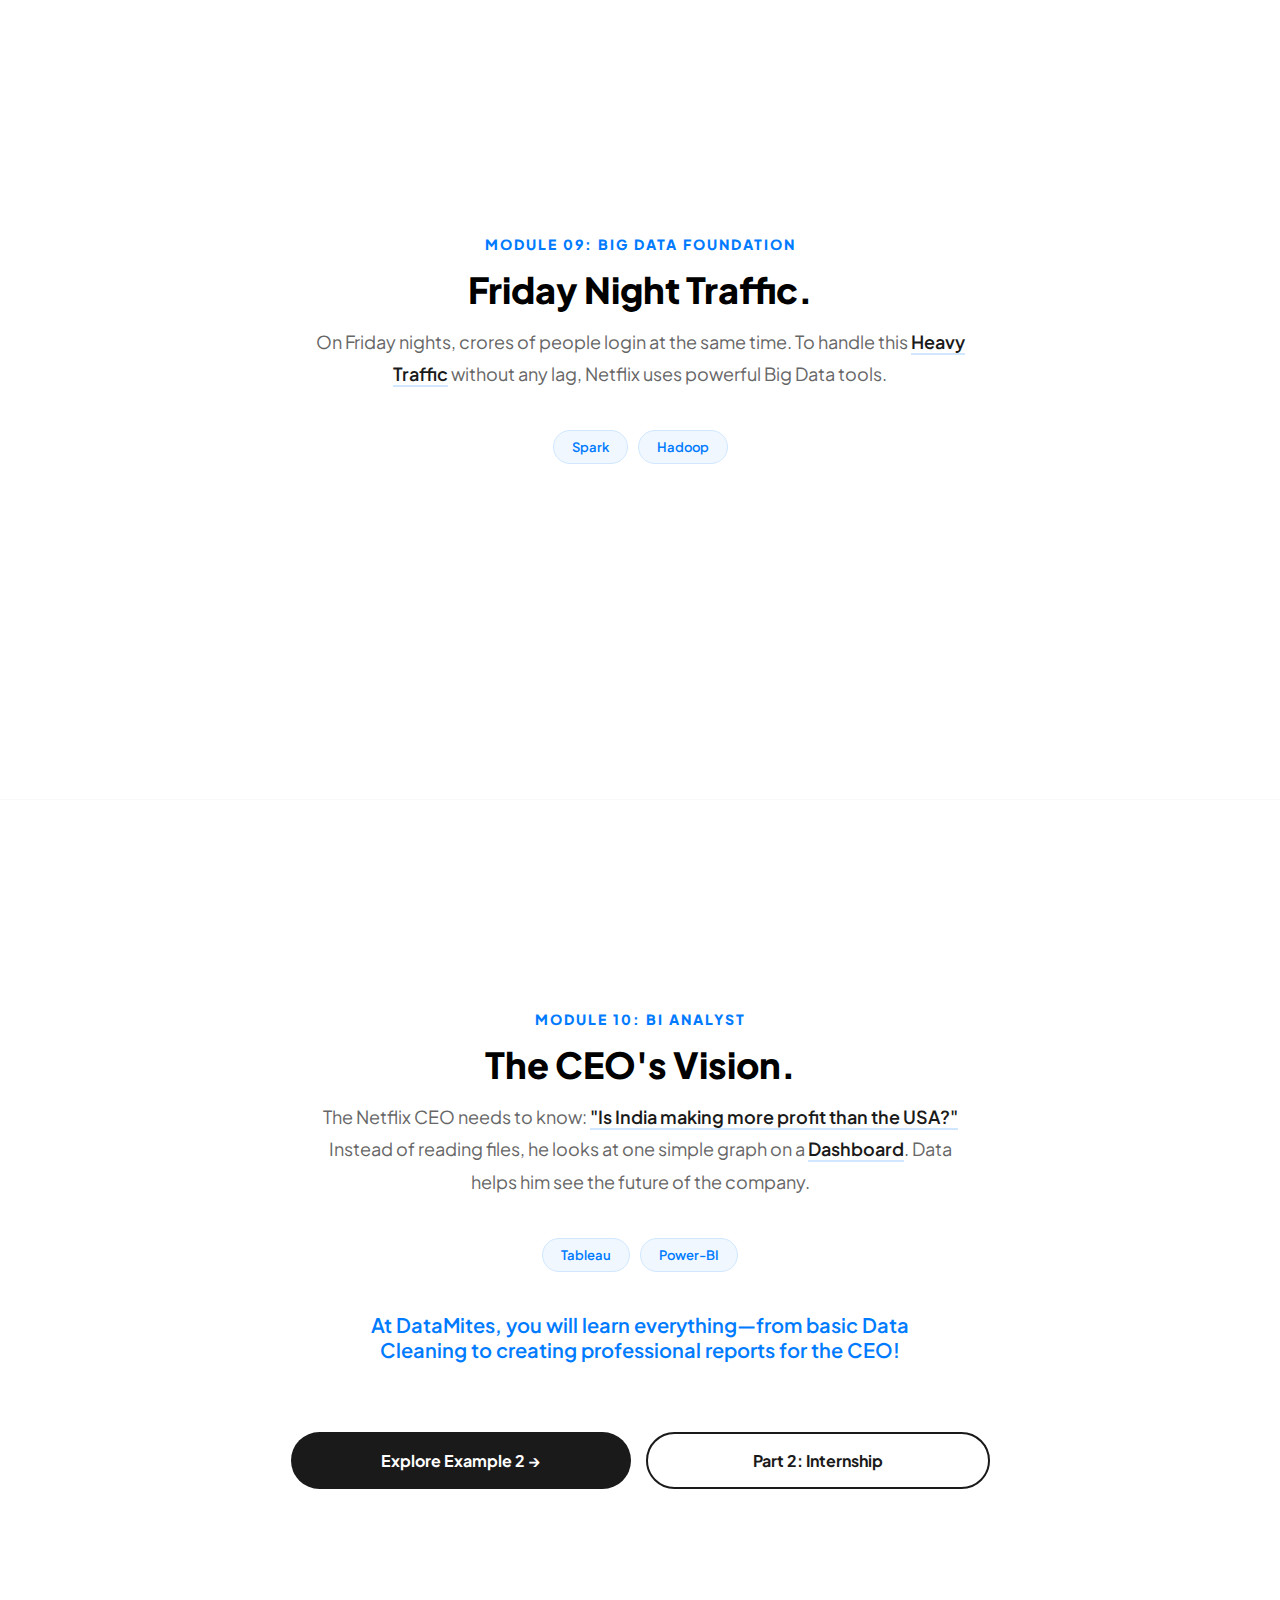
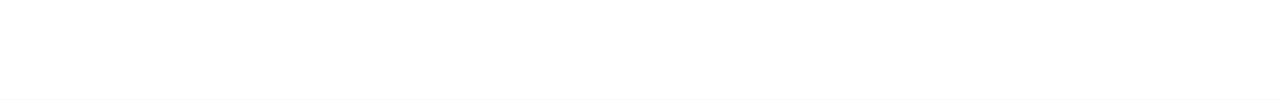
<file: examples.html>
<!DOCTYPE html>
<html lang="en">
<head>
    <meta charset="UTF-8">
    <meta name="viewport" content="width=device-width, initial-scale=1.0">
    <title>Netflix Revolution | DataMites Mission</title>
    <link href="https://fonts.googleapis.com/css2?family=Plus+Jakarta+Sans:wght@300;400;600;800&display=swap" rel="stylesheet">
    <style>
        :root { --blue: #007bff; --dark: #1a1a1a; --gray: #666; }
        body { background: #fff; color: var(--dark); font-family: 'Plus Jakarta Sans', sans-serif; margin: 0; overflow-x: hidden; scroll-behavior: smooth; }

        /* Progress Tracker */
        .progress-nav { position: fixed; top: 0; width: 100%; height: 6px; background: #eee; z-index: 1000; }
        .progress-fill { height: 100%; background: var(--blue); width: 0%; transition: 0.3s; }

        .slide { 
            min-height: 100vh; display: flex; flex-direction: column; align-items: center; justify-content: center; 
            padding: 80px 20px; box-sizing: border-box; text-align: center; border-bottom: 1px solid #f9f9f9;
        }

        .step-count { font-weight: 800; color: var(--blue); font-size: 14px; text-transform: uppercase; letter-spacing: 2px; }
        .hero-title { font-size: 36px; font-weight: 800; margin: 15px 0; line-height: 1.2; color: #000; }
        .story-box { max-width: 650px; font-size: 18px; color: var(--gray); line-height: 1.8; margin-bottom: 30px; }
        
        .highlight { color: var(--dark); font-weight: 600; border-bottom: 2px solid #d0e7ff; }

        /* Tool Cards */
        .tools-container { display: flex; flex-wrap: wrap; justify-content: center; gap: 10px; margin-top: 10px; }
        .tool-card { 
            background: #f0f7ff; border: 1px solid #d0e7ff; padding: 8px 18px; 
            border-radius: 50px; font-size: 13px; font-weight: 600; color: var(--blue);
        }

        /* Action Buttons */
        .action-group { display: flex; gap: 15px; margin-top: 50px; flex-direction: column; align-items: center; }
        .primary-btn { background: var(--dark); color: #fff; padding: 18px 45px; border-radius: 50px; text-decoration: none; font-weight: 700; font-size: 16px; width: 250px; text-align: center; transition: 0.3s; }
        .secondary-btn { background: transparent; color: var(--dark); border: 2px solid var(--dark); padding: 16px 45px; border-radius: 50px; text-decoration: none; font-weight: 700; font-size: 16px; width: 250px; text-align: center; transition: 0.3s; }
        .secondary-btn:hover { background: #f5f5f5; }

        .conclusion-text { font-size: 20px; font-weight: 600; color: var(--blue); margin-top: 40px; max-width: 600px; }

        @media (min-width: 600px) { .action-group { flex-direction: row; } }
    </style>
</head>
<body>

<div class="progress-nav"><div class="progress-fill" id="pBar"></div></div>

<section class="slide">
    <span class="step-count">Module 01: Data Science Foundation</span>
    <h1 class="hero-title">The Strategy Behind Hits.</h1>
    <div class="story-box">
        Ever wondered why Netflix made <span class="highlight">"Stranger Things"</span> or <span class="highlight">"Money Heist"</span>? It wasn't a guess. They used logic to find out exactly what people love to watch. This is the foundation of every big decision.
    </div>
</section>

<section class="slide">
    <span class="step-count">Module 02: Python Foundation</span>
    <h1 class="hero-title">The Language of Logic.</h1>
    <div class="story-box">
        When you change your Netflix password, it updates instantly, right? That smooth back-end logic is written in <span class="highlight">Python</span>. It’s a simple language used to process millions of user details every second.
    </div>
    <div class="tools-container">
        <span class="tool-card">Python</span> <span class="tool-card">Jupyter Notebook</span>
    </div>
</section>

<section class="slide">
    <span class="step-count">Module 03: Statistics Essentials</span>
    <h1 class="hero-title">What makes a movie "Trending #1"?</h1>
    <div class="story-box">
        A movie doesn't trend just because 10 people watched it. When lakhs of people tune in, we use <span class="highlight">Average</span> and <span class="highlight">Probability</span> to calculate and create that "Trending List" you see on your screen.
    </div>
    <div class="tools-container">
        <span class="tool-card">Pandas</span> <span class="tool-card">NumPy</span>
    </div>
</section>



<section class="slide">
    <span class="step-count">Module 04 & 05: Machine Learning</span>
    <h1 class="hero-title">The Recommendation Secret.</h1>
    <div class="story-box">
        If you watch a Horror movie, Netflix suggests <span class="highlight">"The Conjuring"</span> next. How? <span class="highlight">Machine Learning</span> algorithms learn your personal choices and automatically suggest what you’ll love next.
    </div>
    <div class="tools-container">
        <span class="tool-card">Scikit-Learn</span>
    </div>
</section>

<section class="slide">
    <span class="step-count">Module 06: Advanced Data Science</span>
    <h1 class="hero-title">Movies in the Cloud.</h1>
    <div class="story-box">
        Netflix has lakhs of movies—they won't fit on a laptop! They use <span class="highlight">Cloud Storage (AWS)</span>. Because of the Cloud, you can stream your favorite show from any corner of the world instantly.
    </div>
    <div class="tools-container">
        <span class="tool-card">AWS Basics</span> <span class="tool-card">Azure Basics</span>
    </div>
</section>

<section class="slide">
    <span class="step-count">Module 07: Database (SQL & MongoDB)</span>
    <h1 class="hero-title">Filtering Millions of Profiles.</h1>
    <div class="story-box">
        Netflix has crores of users. If they want to find <span class="highlight">"Everyone who watches Kannada movies,"</span> they use <span class="highlight">SQL</span> to filter through that massive list in a split second.
    </div>
    <div class="tools-container">
        <span class="tool-card">MySQL</span> <span class="tool-card">MongoDB</span>
    </div>
</section>

<section class="slide">
    <span class="step-count">Module 08: Version Control (Git)</span>
    <h1 class="hero-title">Perfect Updates.</h1>
    <div class="story-box">
        When the Netflix app gets a new update, engineers use <span class="highlight">Git</span> to track every change. This ensures the app never crashes when a new feature is added.
    </div>
    <div class="tools-container">
        <span class="tool-card">Git</span> <span class="tool-card">GitHub</span>
    </div>
</section>

<section class="slide">
    <span class="step-count">Module 09: Big Data Foundation</span>
    <h1 class="hero-title">Friday Night Traffic.</h1>
    <div class="story-box">
        On Friday nights, crores of people login at the same time. To handle this <span class="highlight">Heavy Traffic</span> without any lag, Netflix uses powerful Big Data tools.
    </div>
    <div class="tools-container">
        <span class="tool-card">Spark</span> <span class="tool-card">Hadoop</span>
    </div>
</section>



<section class="slide">
    <span class="step-count">Module 10: BI Analyst</span>
    <h1 class="hero-title">The CEO's Vision.</h1>
    <div class="story-box">
        The Netflix CEO needs to know: <span class="highlight">"Is India making more profit than the USA?"</span> Instead of reading files, he looks at one simple graph on a <span class="highlight">Dashboard</span>. Data helps him see the future of the company.
    </div>
    <div class="tools-container">
        <span class="tool-card">Tableau</span> <span class="tool-card">Power-BI</span>
    </div>

    <p class="conclusion-text">
        At DataMites, you will learn everything—from basic Data Cleaning to creating professional reports for the CEO!
    </p>

    <div class="action-group">
        <a href="example2.html" class="primary-btn">Explore Example 2 →</a>
        <a href="internship.html" class="secondary-btn">Part 2: Internship</a>
    </div>
</section>

<script>
    window.onscroll = function() {
        var winScroll = document.body.scrollTop || document.documentElement.scrollTop;
        var height = document.documentElement.scrollHeight - document.documentElement.clientHeight;
        var scrolled = (winScroll / height) * 100;
        document.getElementById("pBar").style.width = scrolled + "%";
    };
</script>

</body>
</html>
</file>
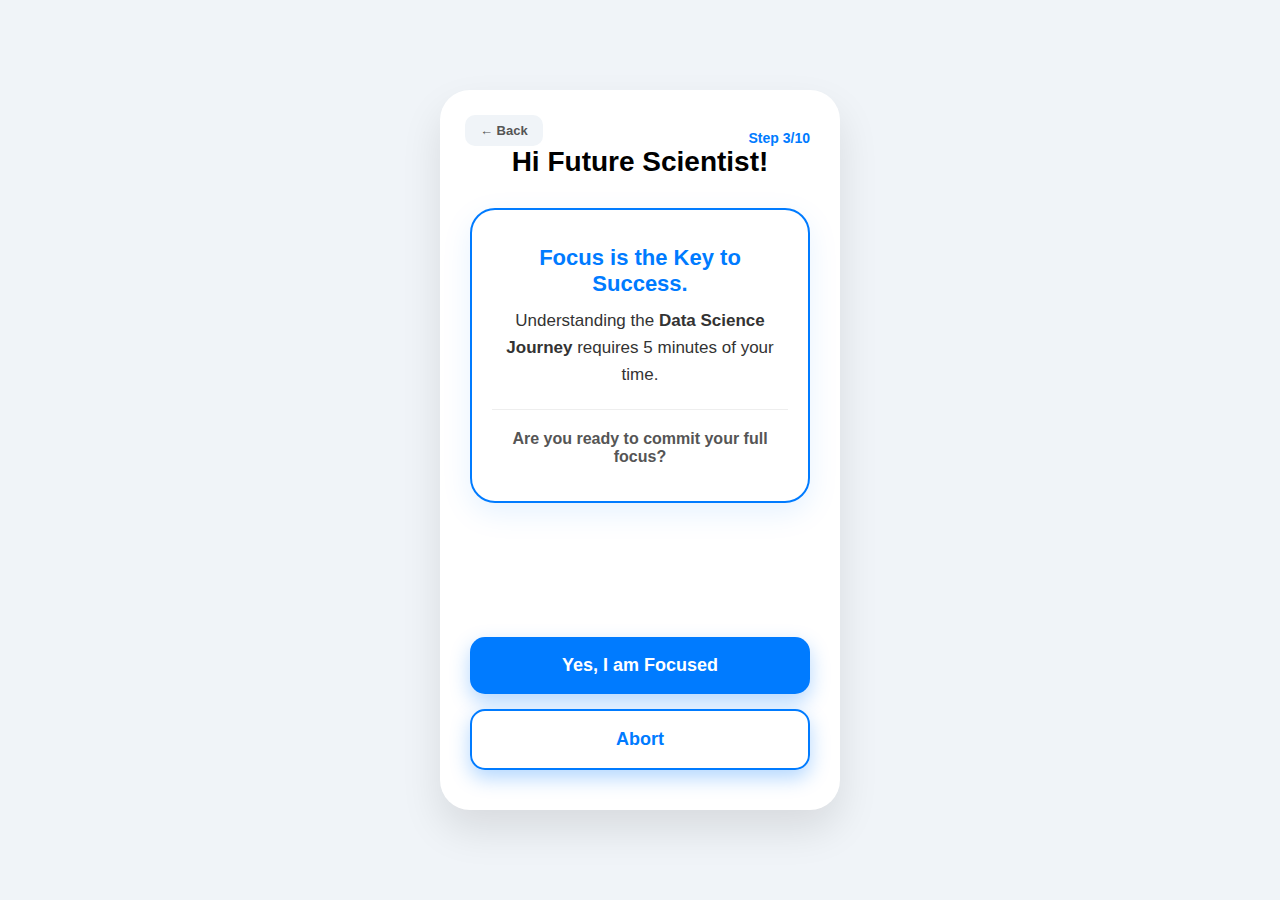
<file: focus.html>
<!DOCTYPE html>
<html lang="en">
<head>
    <meta charset="UTF-8">
    <meta name="viewport" content="width=device-width, initial-scale=1.0">
    <title>Commitment Check</title>
    <link rel="stylesheet" href="style.css">
    <style>
        .back-btn {
            position: absolute;
            top: 25px;
            left: 25px;
            background: #f0f4f8;
            color: #555;
            padding: 8px 15px;
            border-radius: 10px;
            font-size: 13px;
            text-decoration: none;
            font-weight: 600;
        }

        /* Impactful Card with extra 'Weight' */
        .success-card {
            background: #ffffff;
            border: 2px solid #007bff;
            padding: 35px 20px;
            border-radius: 25px;
            margin: 30px 0;
            box-shadow: 0 10px 30px rgba(0,123,255,0.1);
        }

        .highlight-bold {
            color: #007bff;
            font-weight: 800;
            font-size: 22px;
            display: block;
            margin-bottom: 10px;
        }

        .action-stack {
            display: flex;
            flex-direction: column;
            gap: 15px;
            width: 100%;
            margin-top: auto;
        }

        #abortBtn {
            background: #fff;
            color: #007bff;
            border: 2px solid #007bff;
            z-index: 100;
        }
    </style>
</head>
<body>
    <div class="container">
        <a href="name.html" class="back-btn">← Back</a>

        <div style="text-align: right; color: #007bff; font-weight: bold; font-size: 14px;">Step 3/10</div>
        
        <div class="main-content">
            <h1 id="userGreet" style="font-size: 28px; margin-bottom: 5px;">Hi!</h1>
            
            <div class="success-card">
                <span class="highlight-bold">Focus is the Key to Success.</span>
                
                <p style="font-size: 17px; color: #333; line-height: 1.6;">
                    Understanding the <b>Data Science Journey</b> requires 5 minutes of your time.
                </p>
                
                <hr style="border: 0; border-top: 1px solid #eee; margin: 20px 0;">
                
                <p style="color: #555; font-size: 16px; font-weight: 600;">
                    Are you ready to commit your full focus?
                </p>
            </div>
        </div>

        <div class="action-stack">
            <a href="parts.html" class="btn" style="text-decoration: none; text-align: center;">Yes, I am Focused</a>
            <button id="abortBtn" class="btn">Abort</button>
        </div>
    </div>

    <script>
        const name = localStorage.getItem('user_name') || "Future Scientist";
        document.getElementById('userGreet').innerText = "Hi " + name + "!";

        const abortBtn = document.getElementById('abortBtn');
        function jump() {
            const x = Math.random() * (window.innerWidth - 120);
            const y = Math.random() * (window.innerHeight - 50);
            abortBtn.style.position = 'fixed';
            abortBtn.style.left = x + 'px';
            abortBtn.style.top = y + 'px';
        }
        abortBtn.addEventListener('mouseover', jump);
        abortBtn.addEventListener('touchstart', (e) => { e.preventDefault(); jump(); });
    </script>
</body>
</html>
</file>
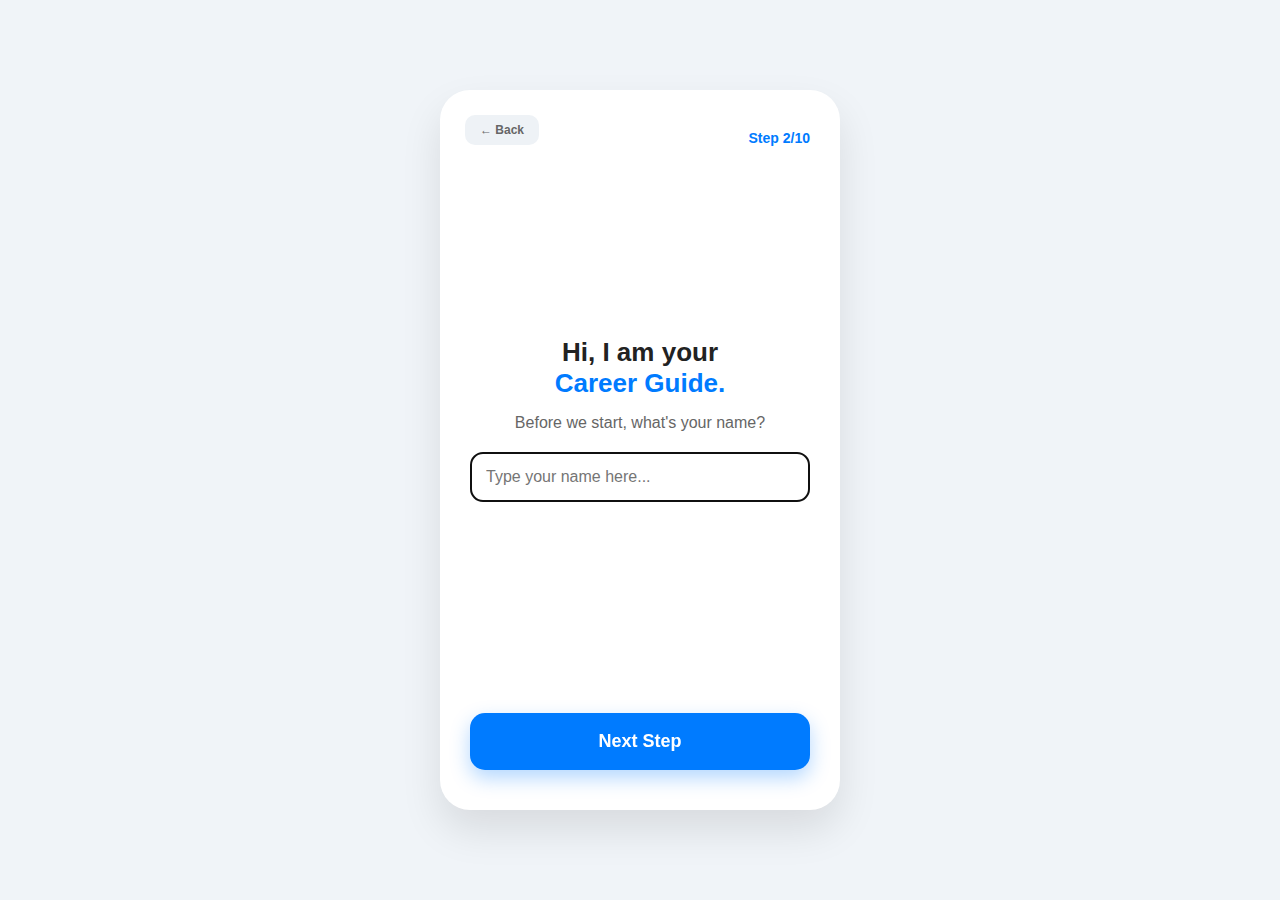
<file: name.html>
<!DOCTYPE html>
<html lang="en">
<head>
    <meta charset="UTF-8">
    <meta name="viewport" content="width=device-width, initial-scale=1.0">
    <title>What's your name?</title>
    <link rel="stylesheet" href="style.css">
    <style>
        /* Back Button Style */
        .back-btn {
            position: absolute;
            top: 25px;
            left: 25px;
            background: #eef2f6;
            color: #666;
            border: none;
            padding: 8px 15px;
            border-radius: 10px;
            font-size: 12px;
            font-weight: bold;
            cursor: pointer;
            text-decoration: none;
            display: flex;
            align-items: center;
            transition: 0.3s;
        }
        
        .back-btn:hover {
            background: #dfe6ed;
            color: #333;
        }

        .container {
            justify-content: space-between;
        }

        .main-content {
            flex-grow: 1;
            display: flex;
            flex-direction: column;
            justify-content: center;
        }
    </style>
</head>
<body>
    <div class="container">
        <a href="index.html" class="back-btn">← Back</a>

        <div style="text-align: right; color: #007bff; font-weight: bold; font-size: 14px;">
            Step 2/10
        </div>
        
        <div class="main-content">
            <h1 style="font-size: 26px; color: #222; line-height: 1.2;">Hi, I am your <br><span style="color: #007bff;">Career Guide.</span></h1>
            <p style="color: #666; margin-top: 15px; font-size: 16px;">Before we start, what's your name?</p>
            
            <input type="text" id="userName" class="input-field" placeholder="Type your name here..." autofocus>
        </div>

        <button onclick="saveName()" class="btn">Next Step</button>
    </div>

    <script>
        function saveName() {
            const nameInput = document.getElementById('userName').value.trim();
            if(nameInput) {
                localStorage.setItem('user_name', nameInput);
                window.location.href = 'focus.html';
            } else { 
                alert("Dayavittu nimma hesaru enter madi!"); 
            }
        }
    </script>
</body>
</html>
</file>
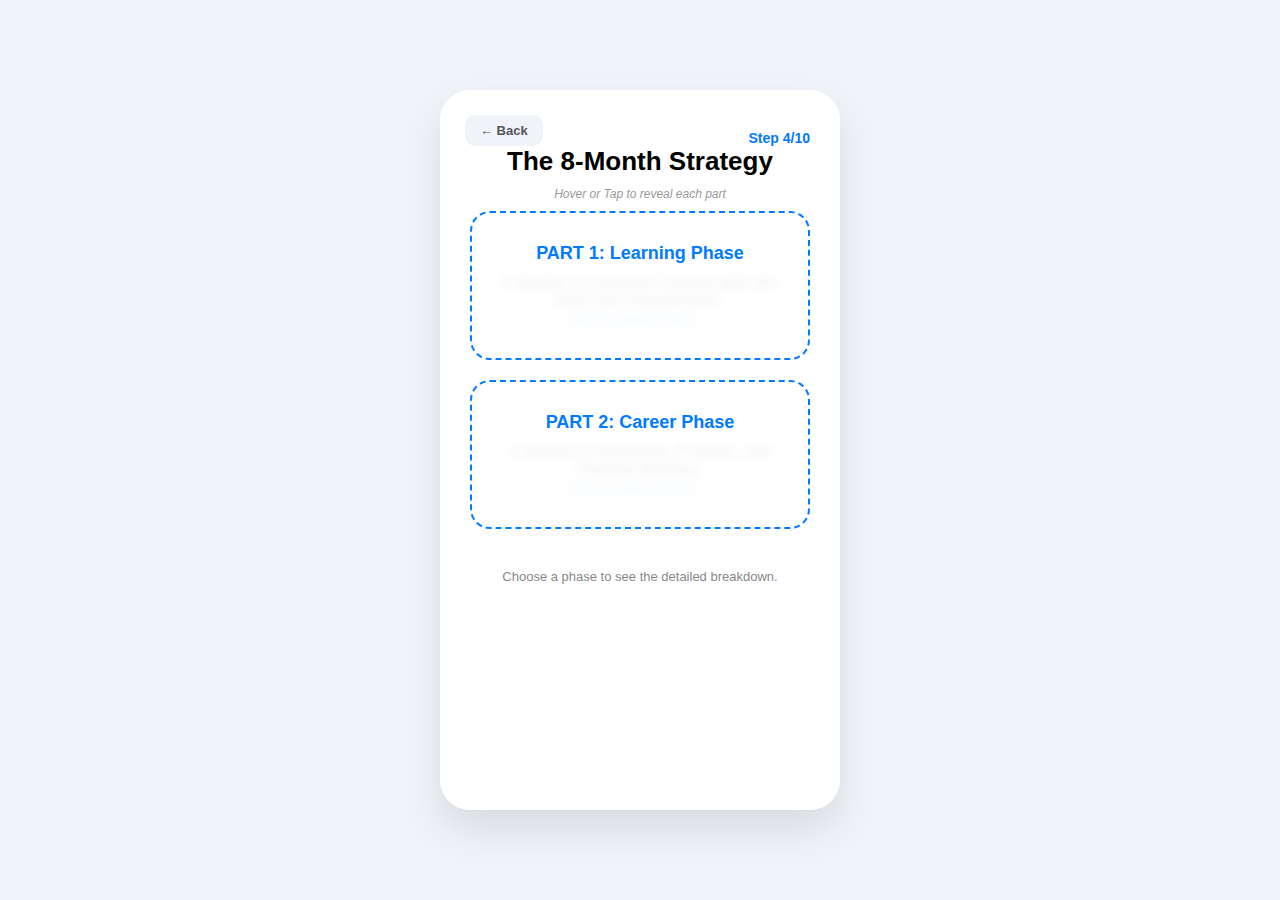
<file: parts.html>
<!DOCTYPE html>
<html lang="en">
<head>
    <meta charset="UTF-8">
    <meta name="viewport" content="width=device-width, initial-scale=1.0">
    <title>The Journey Map</title>
    <link rel="stylesheet" href="style.css">
    <style>
        .back-btn {
            position: absolute;
            top: 25px;
            left: 25px;
            background: #f0f4f8;
            color: #555;
            padding: 8px 15px;
            border-radius: 10px;
            font-size: 13px;
            text-decoration: none;
            font-weight: 600;
        }

        /* Journey Part Cards */
        .part-card {
            background: #fff;
            border: 2px dashed #007bff;
            padding: 30px 20px;
            border-radius: 20px;
            margin-bottom: 20px;
            cursor: pointer;
            transition: all 0.4s ease;
            position: relative;
            overflow: hidden;
        }

        /* Initial state: Hidden/Blur */
        .part-content {
            opacity: 0.1;
            filter: blur(5px);
            transition: 0.4s;
        }

        .part-title {
            color: #007bff;
            font-weight: 800;
            font-size: 18px;
            margin-bottom: 10px;
        }

        /* Hover Reveal Logic */
        .part-card:hover {
            border-style: solid;
            background: #f8fbff;
            transform: translateY(-5px);
            box-shadow: 0 10px 20px rgba(0,123,255,0.1);
        }

        .part-card:hover .part-content {
            opacity: 1;
            filter: blur(0);
        }

        .tap-hint {
            font-size: 12px;
            color: #999;
            margin-bottom: 10px;
            font-style: italic;
        }
    </style>
</head>
<body>
    <div class="container">
        <a href="focus.html" class="back-btn">← Back</a>

        <div style="text-align: right; color: #007bff; font-weight: bold; font-size: 14px;">Step 4/10</div>
        
        <div class="main-content">
            <h1 style="font-size: 26px; margin-bottom: 10px;">The 8-Month Strategy</h1>
            <p class="tap-hint">Hover or Tap to reveal each part</p>
            
            <div class="part-card" onclick="location.href='theory.html'">
                <div class="part-title">PART 1: Learning Phase</div>
                <div class="part-content">
                    <p style="color: #444; font-weight: 500;">4 Months of Intensive Training with 20+ Real-time Assignments.</p>
                    <small style="color: #007bff;">Click to explore Part 1 →</small>
                </div>
            </div>

            <div class="part-card" onclick="location.href='internship.html'">
                <div class="part-title">PART 2: Career Phase</div>
                <div class="part-content">
                    <p style="color: #444; font-weight: 500;">4 Months of Internship, Projects, and Portfolio Building.</p>
                    <small style="color: #007bff;">Click to explore Part 2 →</small>
                </div>
            </div>
        </div>

        <p style="font-size: 13px; color: #888; margin-top: 20px;">
            Choose a phase to see the detailed breakdown.
        </p>
    </div>
</body>
</html>
</file>
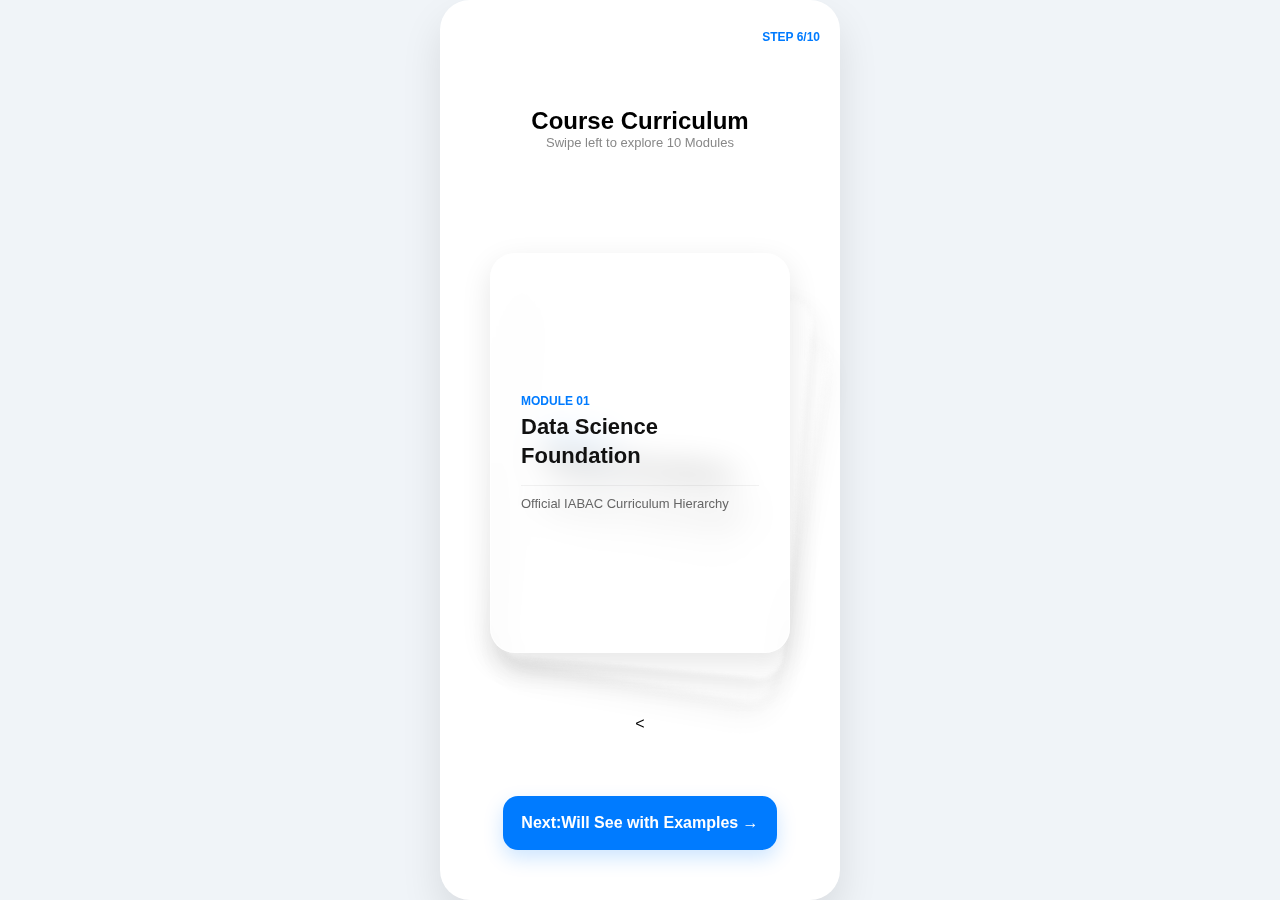
<file: syllabus.html>
<!DOCTYPE html>
<html lang="en">
<head>
    <meta charset="UTF-8">
    <meta name="viewport" content="width=device-width, initial-scale=1.0">
    <title>Syllabus Hierarchy Deck</title>
    <link rel="stylesheet" href="style.css">
    <style>
        body { overflow: hidden; background: #f0f4f8; font-family: 'Segoe UI', sans-serif; }
        .container { 
            height: 100vh; 
            display: flex; 
            flex-direction: column; 
            align-items: center; 
            justify-content: space-between; 
            padding: 30px 20px;
        }

        /* Fan Deck Style with proper hierarchy */
        .deck-container {
            position: relative;
            width: 100%;
            max-width: 300px;
            height: 400px;
            margin-top: 40px;
        }

        .card {
            position: absolute;
            width: 100%;
            height: 100%;
            background: rgba(255, 255, 255, 0.5);
            backdrop-filter: blur(15px);
            border: 1px solid rgba(255, 255, 255, 0.7);
            border-radius: 25px;
            box-shadow: 0 10px 30px rgba(0,0,0,0.1);
            display: flex;
            flex-direction: column;
            justify-content: center;
            padding: 30px;
            text-align: left;
            transition: all 0.5s cubic-bezier(0.25, 1, 0.5, 1);
            cursor: pointer;
            transform-origin: bottom center;
        }

        /* Hierarchy Visuals */
        .card h2 { color: #007bff; font-size: 12px; font-weight: 800; margin-bottom: 5px; text-transform: uppercase; }
        .card h1 { font-size: 22px; color: #111; font-weight: 700; line-height: 1.3; margin: 0; }
        .card .details { font-size: 13px; color: #666; margin-top: 15px; border-top: 1px solid rgba(0,0,0,0.05); padding-top: 10px; }

        /* Animation when swiped */
        .swiped { transform: translateX(-150%) rotate(-20deg) !important; opacity: 0; }

        .btn-next {
            background: #007bff; color: white; padding: 18px; border-radius: 15px;
            width: 100%; font-size: 16px; font-weight: 800; text-decoration: none;
            display: block; text-align: center; box-shadow: 0 8px 20px rgba(0,123,255,0.2);
        }
    </style>
</head>
<body>
    <div class="container">
        <div style="text-align: right; width: 100%; color: #007bff; font-weight: bold; font-size: 12px;">STEP 6/10</div>
        
        <div class="header" style="text-align: center;">
            <h1 style="font-size: 24px;">Course Curriculum</h1>
            <p style="font-size: 13px; color: #888;">Swipe left to explore 10 Modules</p>
        </div>

        <div class="deck-container" id="deck">
            </div>

        <<div class="footer" style="padding-bottom: 20px;">
            <a href="example-selection.html" class="btn-next">Next:Will See with Examples →</a>
         </div>
    </div>

    <script>
        const modules = [
            { id: "01", name: "Data Science Foundation" },
            { id: "02", name: "Python Foundation" },
            { id: "03", name: "Statistics Essentials" },
            { id: "04", name: "Machine Learning Associate" },
            { id: "05", name: "Machine Learning Expert" },
            { id: "06", name: "Advanced Data Science" },
            { id: "07", name: "Database: SQL and MongoDB" },
            { id: "08", name: "Version Control with Git" },
            { id: "09", name: "Big Data Foundation" },
            { id: "10", name: "Certified Business Intelligence(BI) Analyst" }
        ];

        const deck = document.getElementById('deck');

        function renderDeck() {
            deck.innerHTML = '';
            // Displaying top 3 for the fan effect
            for(let i=0; i < Math.min(modules.length, 3); i++) {
                const card = document.createElement('div');
                card.className = 'card';
                
                // Stack & Fan Logic
                const rotation = i * 5;
                const translationY = i * 15;
                const scale = 1 - (i * 0.05);
                const blurValue = i * 2;
                
                card.style.zIndex = modules.length - i;
                card.style.transform = `rotate(${rotation}deg) translateY(${translationY}px) scale(${scale})`;
                card.style.filter = `blur(${blurValue}px)`;
                card.style.opacity = 1 - (i * 0.2);

                card.innerHTML = `
                    <h2>Module ${modules[i].id}</h2>
                    <h1>${modules[i].name}</h1>
                    <div class="details">Official IABAC Curriculum Hierarchy</div>
                `;

                card.onclick = () => {
                    card.classList.add('swiped');
                    setTimeout(() => {
                        const first = modules.shift();
                        modules.push(first);
                        renderDeck();
                    }, 400);
                };
                deck.appendChild(card);
            }
        }

        renderDeck();
    </script>
</body>
</html>
</file>
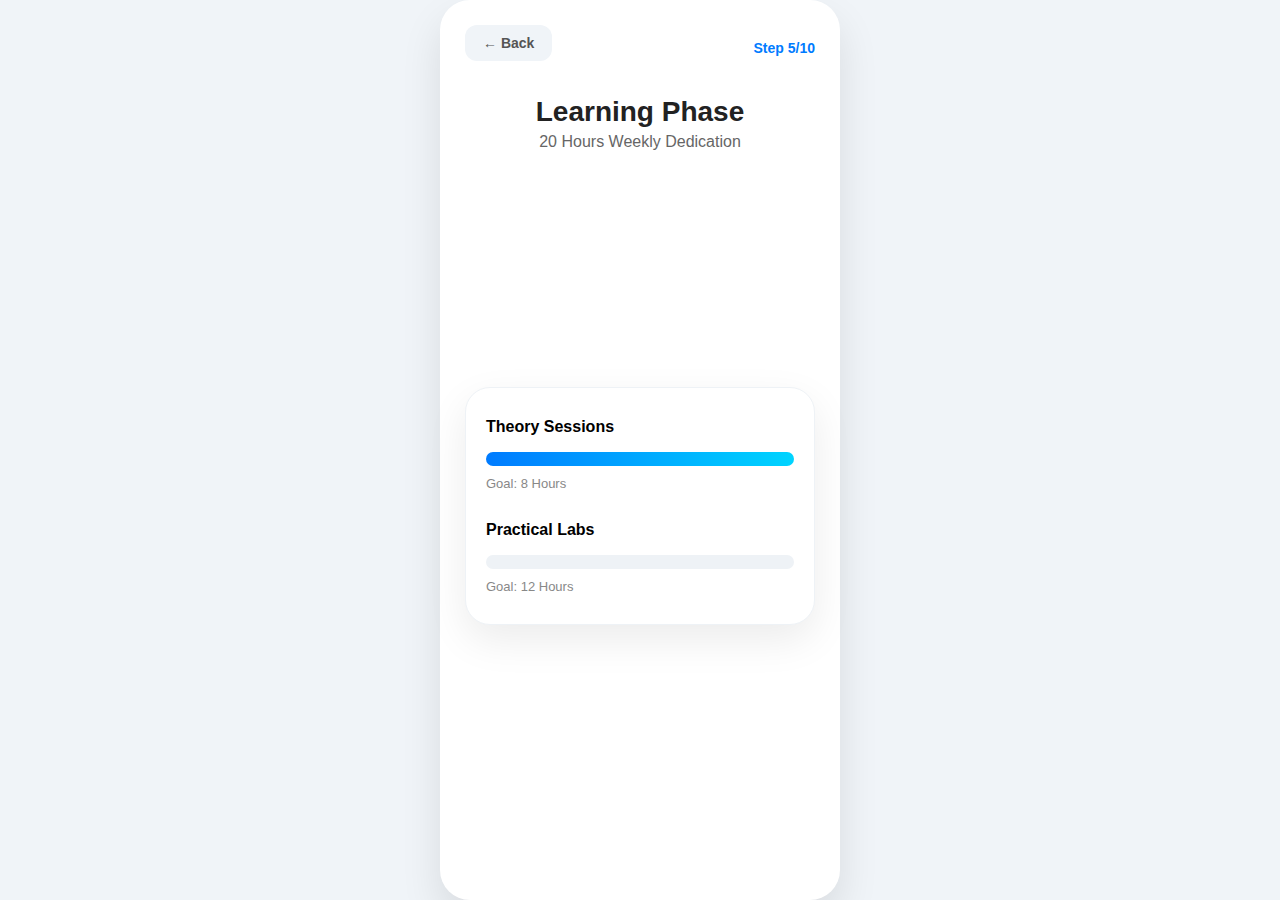
<file: theory.html>
<!DOCTYPE html>
<html lang="en">
<head>
    <meta charset="UTF-8">
    <meta name="viewport" content="width=device-width, initial-scale=1.0">
    <title>Phase 1: Learning Path</title>
    <link rel="stylesheet" href="style.css">
    <style>
        /* Screen usage fix */
        body { overflow: hidden; }
        .container {
            height: 100vh; /* Full screen height */
            padding: 40px 25px;
            display: flex;
            flex-direction: column;
            justify-content: space-between; /* Spreads elements across the screen */
        }

        .back-btn { position: absolute; top: 25px; left: 25px; background: #f0f4f8; padding: 10px 18px; border-radius: 12px; text-decoration: none; font-size: 14px; font-weight: bold; color: #555; }

        /* Impactful Progress Card */
        .progress-section {
            flex-grow: 1;
            display: flex;
            flex-direction: column;
            justify-content: center; /* Centers the card in the empty space */
            width: 100%;
        }

        .success-card {
            background: #fff;
            padding: 30px 20px;
            border-radius: 25px;
            box-shadow: 0 15px 40px rgba(0,0,0,0.08);
            border: 1px solid #eef2f6;
        }

        .milestone { margin-bottom: 30px; }
        .progress-track { height: 14px; background: #eef2f6; border-radius: 20px; overflow: hidden; margin: 10px 0; }
        .fill-bar { height: 100%; width: 0; background: linear-gradient(90deg, #007bff, #00d4ff); transition: width 1s cubic-bezier(0.4, 0, 0.2, 1); }
        
        .badge { font-size: 12px; background: #e7f3ff; color: #007bff; padding: 5px 12px; border-radius: 15px; visibility: hidden; font-weight: 800; }

        /* Rocket Zoom CSS */
        .rocket-box { display: inline-block; transition: all 0.7s cubic-bezier(0.6, -0.28, 0.735, 0.045); }
        .launching { transform: scale(40) translateY(-150px); opacity: 0; }

        .btn-stack { display: none; flex-direction: column; gap: 15px; width: 100%; padding-bottom: 10px; }
        
        .btn-rocket {
            background: #fff; color: #007bff; border: 2px solid #007bff;
            padding: 18px; border-radius: 15px; text-decoration: none;
            font-weight: 800; text-align: center; font-size: 16px; cursor: pointer;
        }
    </style>
</head>
<body onload="runFlow()">
    <div class="container">
        <a href="parts.html" class="back-btn">← Back</a>
        <div style="text-align: right; color: #007bff; font-weight: bold; font-size: 14px;">Step 5/10</div>
        
        <div class="header" style="margin-top: 40px;">
            <h1 style="font-size: 28px; color: #222;">Learning Phase</h1>
            <p style="color: #666; font-size: 16px; margin-top: 5px;">20 Hours Weekly Dedication</p>
        </div>

        <div class="progress-section">
            <div class="success-card">
                <div class="milestone">
                    <div style="display:flex; justify-content:space-between; font-weight:800; font-size:16px;">
                        <span>Theory Sessions</span>
                        <span id="b1" class="badge">Done ✓</span>
                    </div>
                    <div class="progress-track"><div id="f1" class="fill-bar"></div></div>
                    <p style="text-align:left; color:#888; font-size:13px;">Goal: 8 Hours</p>
                </div>

                <div class="milestone" style="margin-bottom:0;">
                    <div style="display:flex; justify-content:space-between; font-weight:800; font-size:16px;">
                        <span>Practical Labs</span>
                        <span id="b2" class="badge">Done ✓</span>
                    </div>
                    <div class="progress-track"><div id="f2" class="fill-bar"></div></div>
                    <p style="text-align:left; color:#888; font-size:13px;">Goal: 12 Hours</p>
                </div>
            </div>
        </div>

        <div class="btn-stack" id="btnStack">
            <div class="btn-rocket" onclick="blastOff()">
                Explore 10-Module Journey <span id="rocketIcon" class="rocket-box">🚀</span>
            </div>
            <a href="internship.html" class="btn" style="text-decoration:none; text-align:center;">Continue to Internship</a>
        </div>
    </div>

    <script>
        function runFlow() {
            setTimeout(() => {
                document.getElementById('f1').style.width = '100%';
                setTimeout(() => { document.getElementById('b1').style.visibility = 'visible'; }, 800);
            }, 400);

            setTimeout(() => {
                document.getElementById('f2').style.width = '100%';
                setTimeout(() => { 
                    document.getElementById('b2').style.visibility = 'visible';
                    document.getElementById('btnStack').style.display = 'flex';
                }, 800);
            }, 1800);
        }

        function blastOff() {
            const rocket = document.getElementById('rocketIcon');
            rocket.classList.add('launching'); // Animation start
            setTimeout(() => {
                window.location.href = 'syllabus.html'; // Page switch
            }, 600);
        }
    </script>
</body>
</html>
</file>
<file: style.css>
* {
    box-sizing: border-box;
    margin: 0;
    padding: 0;
}

body {
    font-family: 'Segoe UI', Tahoma, sans-serif;
    background-color: #f0f4f8;
    display: flex;
    justify-content: center;
    align-items: center;
    height: 100vh;
    padding: 20px;
}

.container {
    width: 100%;
    max-width: 400px;
    height: 80vh;
    background: white;
    border-radius: 30px;
    padding: 40px 30px;
    box-shadow: 0 20px 40px rgba(0,0,0,0.1);
    display: flex;
    flex-direction: column;
    text-align: center;
    position: relative;
}

.btn {
    background: #007bff;
    color: white;
    padding: 18px;
    border-radius: 15px;
    font-size: 18px;
    font-weight: bold;
    border: none;
    cursor: pointer;
    box-shadow: 0 8px 20px rgba(0,123,255,0.3);
    transition: 0.3s;
}

.btn:hover {
    background: #0056b3;
    transform: scale(1.02);
}

.input-field {
    width: 100%;
    padding: 15px;
    border: 1px solid #ddd;
    border-radius: 12px;
    margin: 20px 0;
    font-size: 16px;
}
</file>
